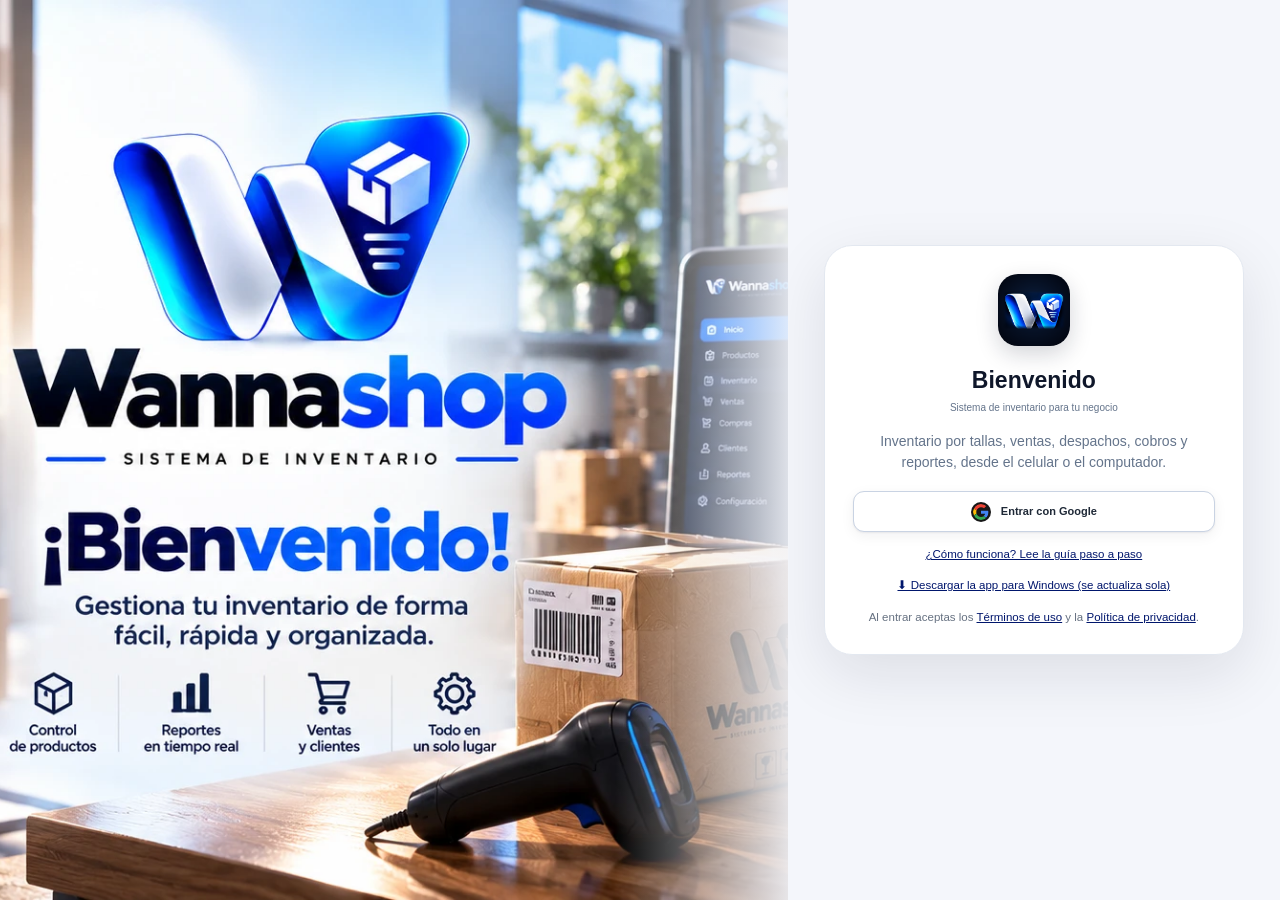
<file: index.html>
<!doctype html>
<html lang="es">
<head>
  <meta charset="UTF-8">
  <meta name="viewport" content="width=device-width,initial-scale=1,viewport-fit=cover">
  <meta name="ws-build" content="0.5.4-muzsww8t">
  <meta name="theme-color" content="#f4f6fb">
  <meta http-equiv="Content-Security-Policy" content="default-src 'self'; script-src 'self' 'wasm-unsafe-eval' https://apis.google.com https://www.gstatic.com; style-src 'self' 'unsafe-inline'; img-src 'self' data: blob: https://*.googleusercontent.com; connect-src 'self' https://*.googleapis.com https://*.firebaseio.com wss://*.firebaseio.com https://*.firebaseapp.com https://*.cloudfunctions.net https://*.run.app; frame-src 'self' https://*.firebaseapp.com https://accounts.google.com https://apis.google.com; worker-src 'self'; object-src 'none'; base-uri 'none'; form-action 'none'; upgrade-insecure-requests">
  <link rel="manifest" href="manifest.webmanifest">
  <link rel="icon" href="assets/icon-192.png">
  <link rel="apple-touch-icon" href="assets/apple-touch-icon.png">
  <meta name="mobile-web-app-capable" content="yes">
  <meta name="apple-mobile-web-app-capable" content="yes">
  <meta name="apple-mobile-web-app-status-bar-style" content="black-translucent">
  <meta name="apple-mobile-web-app-title" content="WannaShop">
  <meta name="referrer" content="strict-origin-when-cross-origin">
  <meta name="description" content="WannaShop, sistema de inventario: gestiona tu inventario de forma fácil, rápida y organizada.">
  <meta property="og:title" content="WannaShop · Sistema de inventario">
  <meta property="og:description" content="Inventario por tallas, ventas, despachos, cobros y reportes, desde el celular o el computador.">
  <meta property="og:image" content="https://wanna033.github.io/wannashop/assets/og-banner.jpg">
  <meta property="og:url" content="https://wanna033.github.io/wannashop/">
  <meta property="og:type" content="website">
  <title>WannaShop · Inventario de bodega</title>
  <link rel="stylesheet" href="premium.light.css?v=0.5.4-muzsww8t" data-light="premium.light.css?v=0.5.4-muzsww8t" data-dark="premium.css?v=0.5.4-muzsww8t">
  <link rel="stylesheet" href="web.light.css?v=0.5.4-muzsww8t" data-light="web.light.css?v=0.5.4-muzsww8t" data-dark="web.css?v=0.5.4-muzsww8t">
  <link rel="stylesheet" href="mobile.light.css?v=0.5.4-muzsww8t" data-light="mobile.light.css?v=0.5.4-muzsww8t" data-dark="mobile.css?v=0.5.4-muzsww8t">
  <link rel="stylesheet" href="brand.light.css?v=0.5.4-muzsww8t" data-light="brand.light.css?v=0.5.4-muzsww8t" data-dark="brand.css?v=0.5.4-muzsww8t">
  <link rel="stylesheet" href="motion.light.css?v=0.5.4-muzsww8t" data-light="motion.light.css?v=0.5.4-muzsww8t" data-dark="motion.css?v=0.5.4-muzsww8t">
  <link rel="stylesheet" href="theme-light.css?v=0.5.4-muzsww8t" data-light-only>
  <script src="theme.js?v=0.5.4-muzsww8t"></script>
  <link rel="modulepreload" href="js/api.js?v=0.5.4-muzsww8t">
  <link rel="modulepreload" href="js/chunks/backend-firebase-CDLANDUX.js">
  <link rel="modulepreload" href="js/chunks/chunk-AAHVMZQ4.js">
  <link rel="modulepreload" href="js/chunks/chunk-DOTI2Y6D.js">
  <link rel="modulepreload" href="js/chunks/chunk-NU3DUPOA.js">
  <link rel="modulepreload" href="js/chunks/chunk-PHKIAKHS.js">
</head>
<body>
  <div id="ambient" aria-hidden="true"><i></i><i></i><i></i></div>
  <div id="bootScreen" class="boot-screen" role="status" aria-live="polite">
    <div class="boot-card">
      <div class="boot-logo"><img src="assets/wannashop-logo.png" alt="WannaShop"></div>
      <div class="boot-wordmark">WannaShop</div>
      <div class="boot-subtitle">Inventario de bodega</div>
      <div class="boot-progress" aria-hidden="true"><span></span></div>
      <div class="boot-status">Preparando tu operación…</div>
    </div>
  </div>
  <section id="authRoot" class="auth-root" aria-live="polite"></section>

  <div id="shell" class="shell hidden">
    <aside class="sidebar">
      <div class="brand-block">
        <span class="brand-logo"><img src="assets/wannashop-logo.png" alt=""></span>
        <span><strong id="brandName">WannaShop</strong><small>Inventario de bodega</small></span>
        <span class="edition-pill">PRO</span>
      </div>

      <nav id="mainNav" aria-label="Navegación principal">
        <p class="nav-label">Inicio</p>
        <button data-view="dashboard"><span class="nav-icon">⌂</span><span>Centro de control</span></button>

        <p class="nav-label">Operación</p>
        <button data-view="inventory"><span class="nav-icon">▦</span><span>Inventario</span></button>
        <button data-view="sale"><span class="nav-icon">◇</span><span>Venta rápida</span></button>
        <button data-view="drafts"><span class="nav-icon">◌</span><span>Facturas abiertas</span><span class="nav-count hidden" id="draftCount"></span></button>
        <button data-view="businesses"><span class="nav-icon">▤</span><span>Negocios asociados</span></button>

        <p class="nav-label">Finanzas</p>
        <button data-view="accounts"><span class="nav-icon">◎</span><span>Cobros y saldos</span><span class="nav-count hidden" id="debtCount"></span></button>
        <button data-view="cash"><span class="nav-icon">◫</span><span>Caja del día</span></button>
        <button data-view="invoices"><span class="nav-icon">▧</span><span>Facturas</span></button>
        <button data-view="returns"><span class="nav-icon">↩</span><span>Devoluciones</span></button>
        <button data-view="consolidated"><span class="nav-icon">Σ</span><span>Consolidado</span></button>

        <div data-admin-block>
          <p class="nav-label">Administración privada</p>
          <button data-view="settings"><span class="nav-icon">⚙</span><span>Configuración</span></button>
          <button data-view="purchases"><span class="nav-icon">⇣</span><span>Compras</span></button>
          <button data-view="expenses"><span class="nav-icon">⇡</span><span>Gastos</span></button>
          <button data-view="suppliers"><span class="nav-icon">♧</span><span>Proveedores</span></button>
          <button data-view="customers"><span class="nav-icon">♙</span><span>Clientes</span></button>
          <button data-view="reports"><span class="nav-icon">↗</span><span>Rentabilidad</span></button>
          <button data-view="history"><span class="nav-icon">≡</span><span>Historial</span></button>
        </div>
      </nav>

      <div class="sidebar-foot">
        <button class="protection-card" data-action="openProtection">
          <span class="status-orb" id="protectionOrb"></span>
          <span><b id="protectionTitle">Protección activa</b><small id="protectionText">Copia local verificada</small></span>
          <span>›</span>
        </button>
        <button class="user-card" data-action="userMenu">
          <span class="user-avatar" id="userAvatar">W</span>
          <span><b id="userName">Usuario</b><small id="userRole">Operador</small></span>
          <span>•••</span>
        </button>
      </div>
    </aside>

    <main class="workspace">
      <header class="topbar">
        <div class="page-heading"><p id="pageEyebrow">WANNASHOP · OPERACIÓN</p><h1 id="pageTitle">Centro de control</h1></div>
        <div class="top-actions">
          <button class="command-button" data-action="openPalette" aria-label="Buscar y ejecutar acciones"><span>⌕</span><span>Buscar o ejecutar</span><kbd>Ctrl K</kbd></button>
          <span id="schedulePill" class="schedule-pill"></span>
          <button class="round-button" data-action="quickCreate" aria-label="Crear nuevo">＋</button>
        </div>
      </header>
      <div id="contextBar" class="context-bar hidden"></div>
      <section id="app" class="content" tabindex="-1"></section>
    </main>
  </div>

  <div id="modal" class="modal hidden" role="dialog" aria-modal="true" aria-labelledby="modalTitle"><div class="modal-panel"><button class="modal-close" data-action="closeModal" aria-label="Cerrar">×</button><div id="modalBody"></div></div></div>
  <aside id="drawer" class="drawer hidden" aria-label="Detalle"><button class="drawer-close" data-action="closeDrawer" aria-label="Cerrar">×</button><div id="drawerBody"></div></aside>
  <div id="palette" class="palette hidden" role="dialog" aria-modal="true" aria-label="Buscador"><div class="palette-box"><div class="palette-search"><span>⌕</span><input id="paletteInput" placeholder="Busca un producto, negocio, factura o acción…" autocomplete="off"><kbd>Esc</kbd></div><div id="paletteResults" class="palette-results"></div></div></div>
  <div id="toastStack" class="toast-stack" aria-live="polite"></div>

  <script src="rules.js?v=0.5.4-muzsww8t"></script>
  <script src="ui-core.js?v=0.5.4-muzsww8t"></script>
  <script src="ui-views.js?v=0.5.4-muzsww8t"></script>
  <script src="ui-actions.js?v=0.5.4-muzsww8t"></script>
  <script src="ui-admin.js?v=0.5.4-muzsww8t"></script>
  <script src="ui-finance.js?v=0.5.4-muzsww8t"></script>
  <script src="ui-web.js?v=0.5.4-muzsww8t"></script>
  <script src="ui-mobile.js?v=0.5.4-muzsww8t"></script>
  <script src="ui-pro.js?v=0.5.4-muzsww8t"></script>
  <script src="ui-kardex.js?v=0.5.4-muzsww8t"></script>
  <script src="ui-restock.js?v=0.5.4-muzsww8t"></script>
  <script src="ui-tour.js?v=0.5.4-muzsww8t"></script>
  <script src="ui-motion.js?v=0.5.4-muzsww8t"></script>
  <script src="ui-billing.js?v=0.5.4-muzsww8t"></script>
  <script src="ui-security.js?v=0.5.4-muzsww8t"></script>
  <script type="module" src="js/api.js?v=0.5.4-muzsww8t"></script>
</body>
</html>
</file>
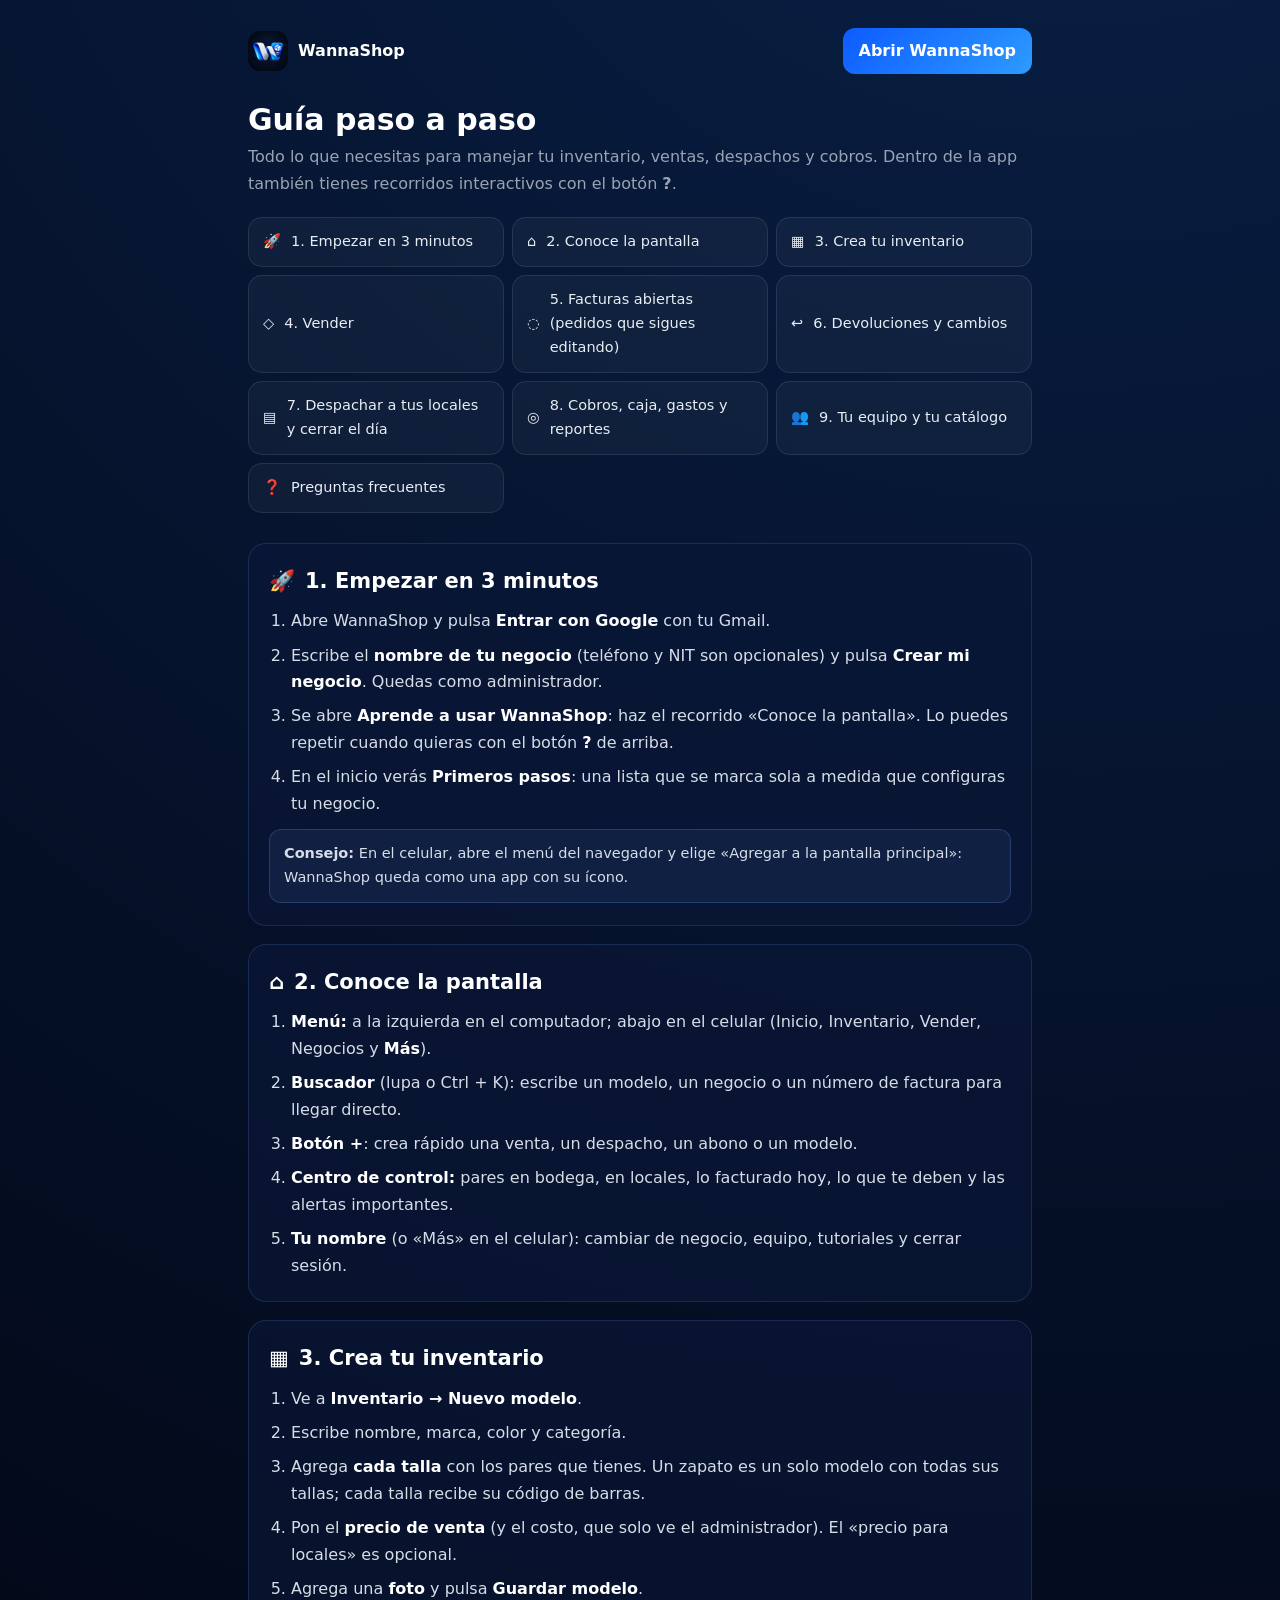
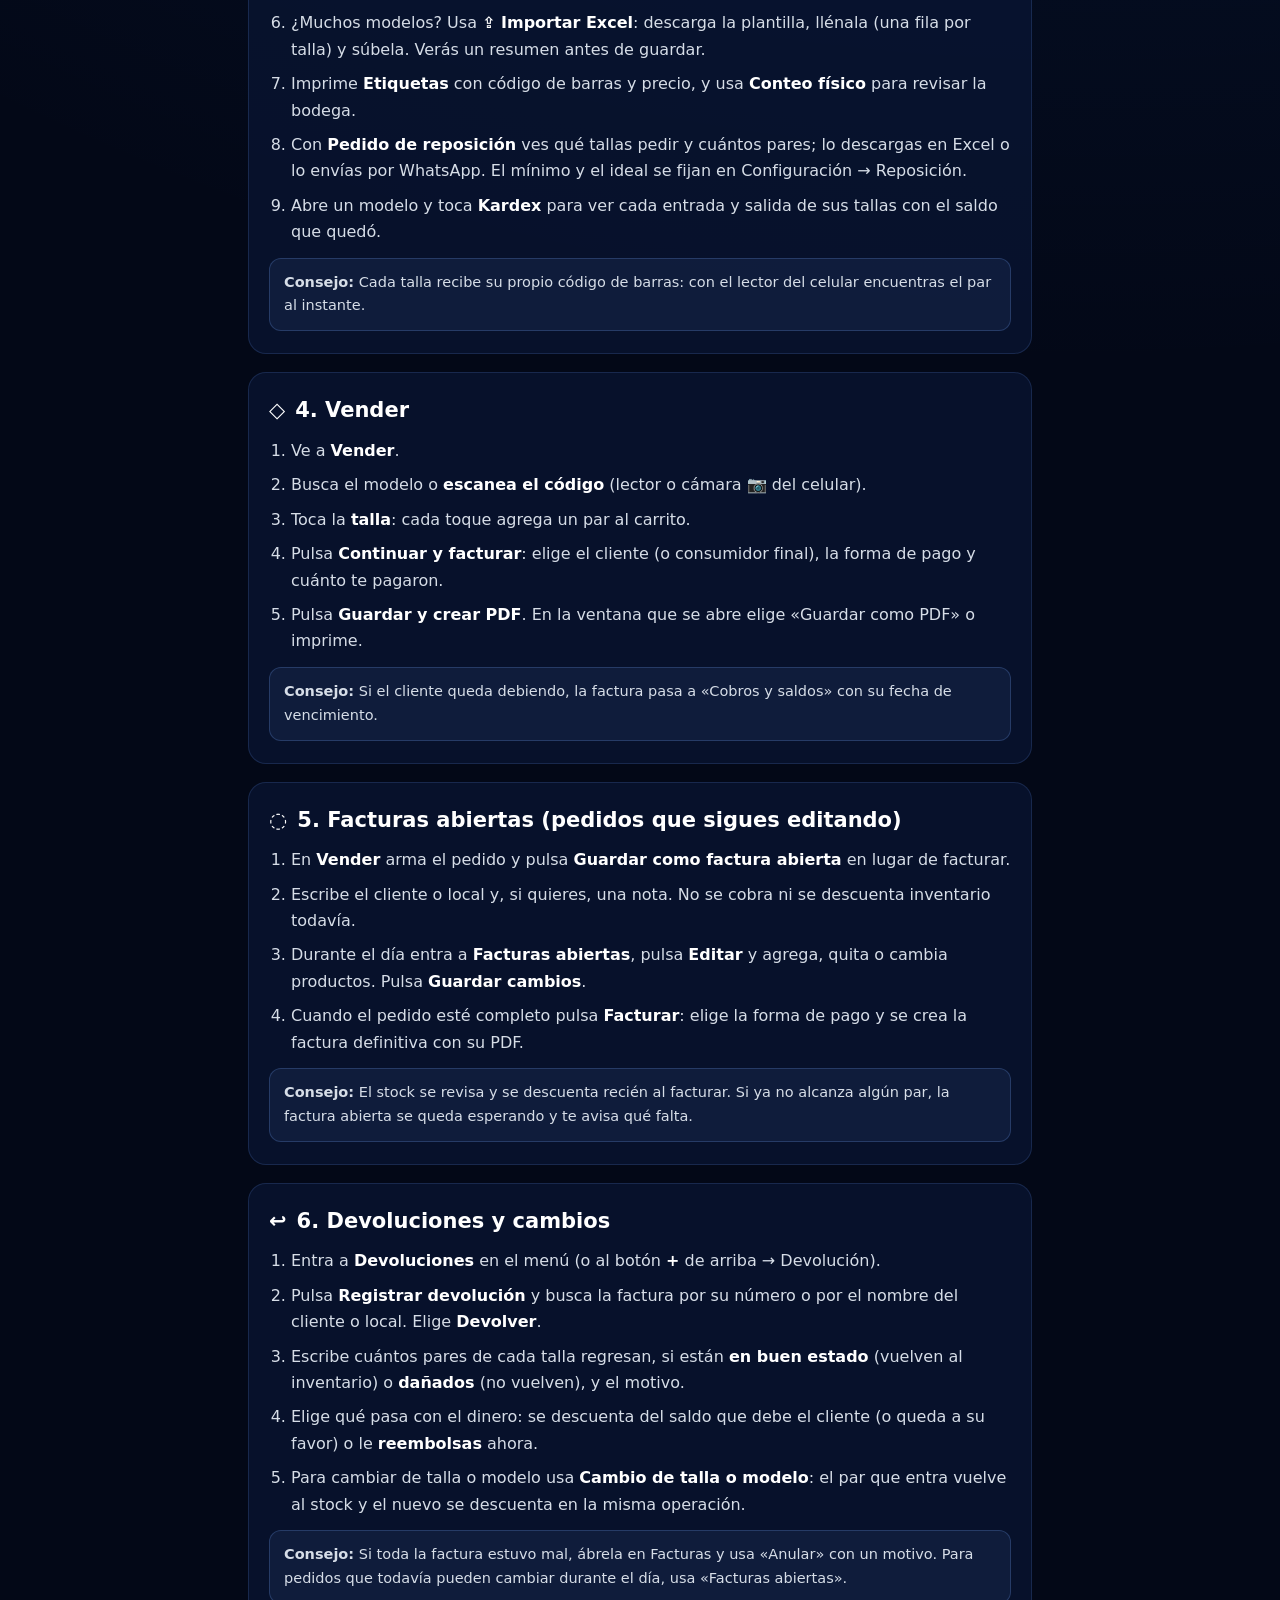
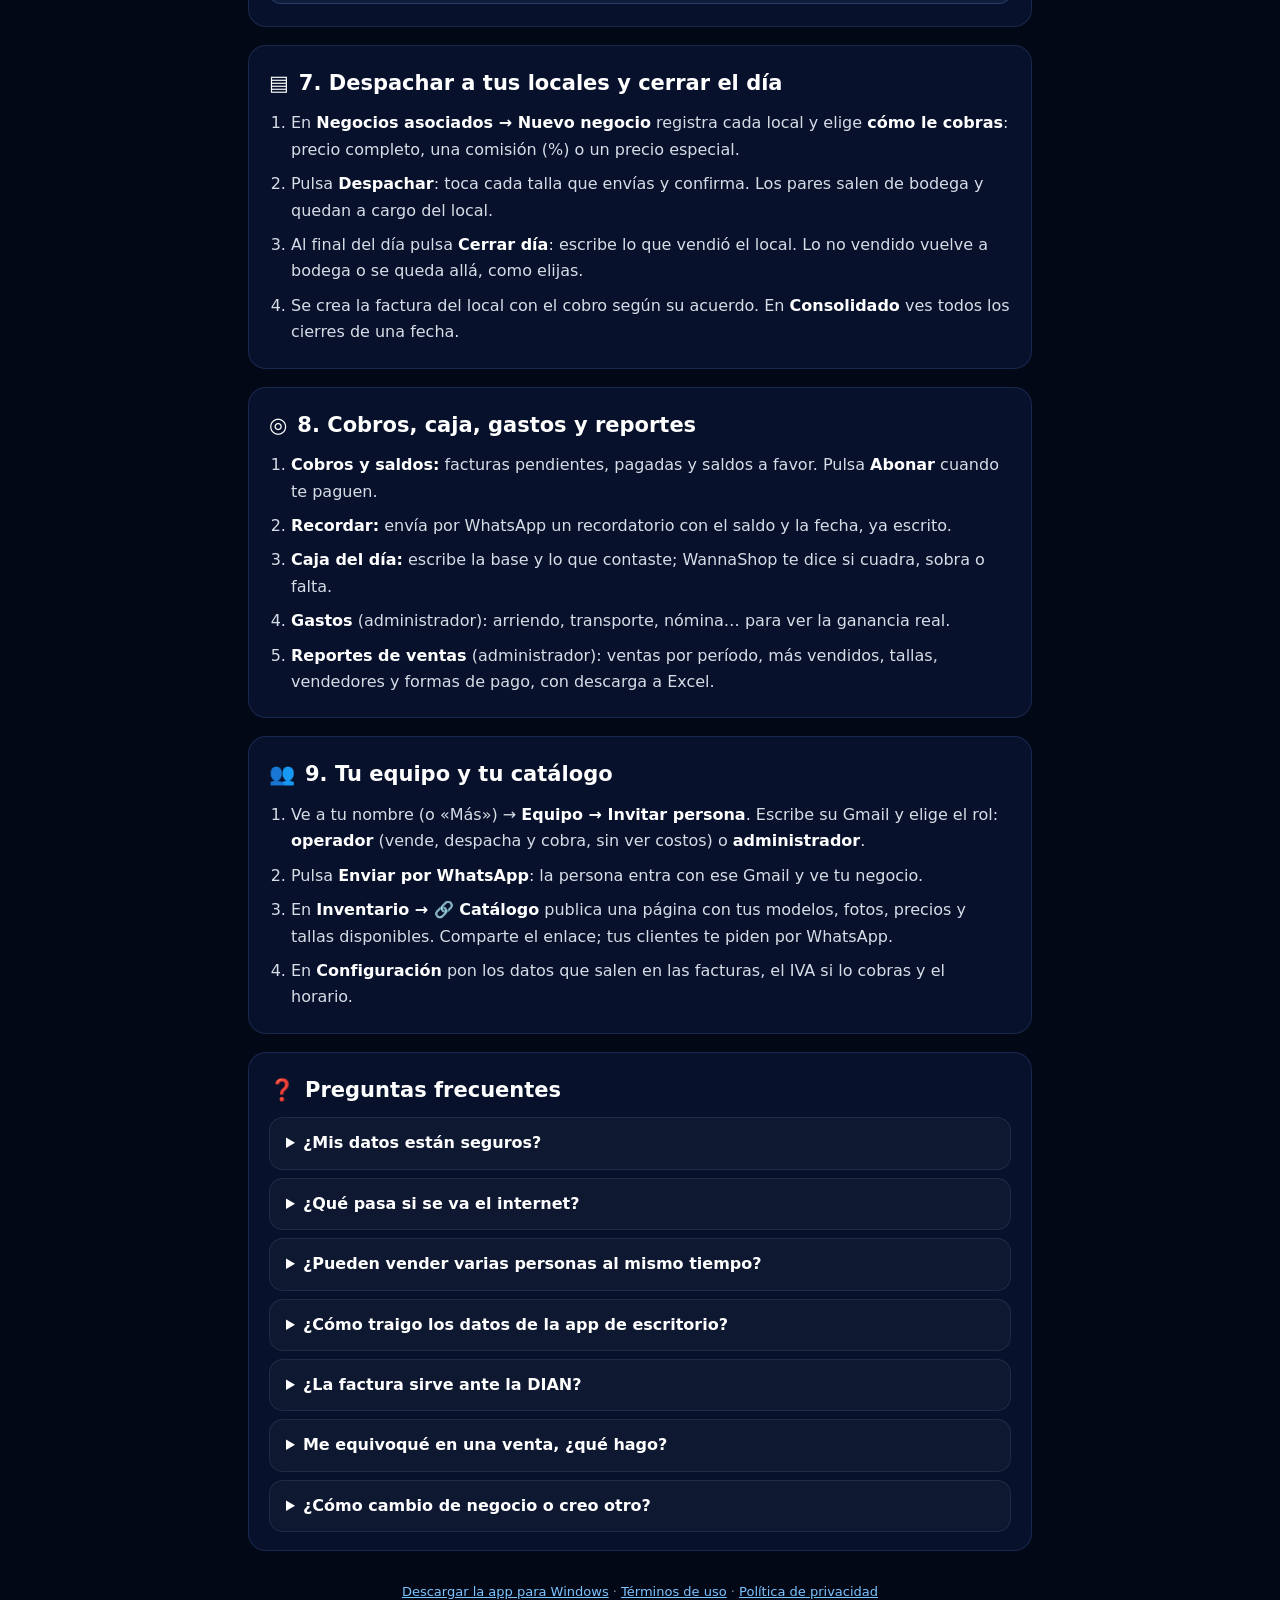
<file: ayuda.html>
<!doctype html>
<html lang="es"><head><meta charset="utf-8"><meta name="viewport" content="width=device-width,initial-scale=1,viewport-fit=cover">
<title>Guía paso a paso · WannaShop</title><link rel="icon" href="assets/icon-192.png">
<meta name="description" content="Aprende a usar WannaShop: inventario por tallas, ventas, despachos a locales, cierres, cobros, caja, equipo y catálogo.">
<style>
  :root { color-scheme: dark; }
  * { box-sizing: border-box; }
  body { margin: 0; background: radial-gradient(circle at 85% -10%, rgba(31,124,255,.22), transparent 45%) #030817; color: #d6dde7; font: 16px/1.65 system-ui, -apple-system, Segoe UI, Roboto, Arial, sans-serif; }
  main { max-width: 820px; margin: 0 auto; padding: 28px 18px 70px; }
  a { color: #7cc4ff; }
  .top { display: flex; align-items: center; justify-content: space-between; gap: 12px; }
  .brand { display: flex; align-items: center; gap: 10px; color: #fff; font-weight: 800; text-decoration: none; }
  .brand img { width: 40px; height: 40px; border-radius: 12px; }
  .open { padding: 10px 16px; border-radius: 12px; background: linear-gradient(135deg, #0d5bff, #2d9bff); color: #fff; font-weight: 700; text-decoration: none; }
  h1 { color: #fff; font-size: 30px; line-height: 1.2; margin: 28px 0 6px; }
  .lead { color: #9aa3b2; margin: 0 0 20px; }
  .toc { display: grid; grid-template-columns: repeat(auto-fill, minmax(230px, 1fr)); gap: 8px; margin: 0 0 30px; }
  .toc a { display: flex; gap: 10px; align-items: center; padding: 12px 14px; border-radius: 14px; background: rgba(255,255,255,.04); border: 1px solid rgba(255,255,255,.09); color: #e8edf3; text-decoration: none; font-size: 14.5px; }
  section { margin: 0 0 18px; padding: 20px 20px 10px; border-radius: 18px; background: rgba(10,24,58,.6); border: 1px solid rgba(110,160,255,.16); scroll-margin-top: 16px; }
  h2 { display: flex; gap: 10px; align-items: center; color: #fff; font-size: 21px; margin: 0 0 10px; }
  ol { margin: 0 0 12px; padding-left: 22px; display: grid; gap: 8px; }
  li b { color: #fff; }
  .tip { margin: 0 0 12px; padding: 12px 14px; border-radius: 12px; background: rgba(120,170,255,.08); border: 1px solid rgba(120,170,255,.22); font-size: 14.5px; }
  details { margin: 0 0 8px; padding: 12px 16px; border-radius: 14px; background: rgba(255,255,255,.03); border: 1px solid rgba(255,255,255,.08); }
  summary { cursor: pointer; color: #fff; font-weight: 700; }
  details p { margin: 8px 0 2px; }
  footer { margin-top: 30px; color: #8a94a3; font-size: 13px; text-align: center; }
</style></head>
<body><main>
<div class="top"><a class="brand" href="./"><img src="assets/icon-192.png" alt="">WannaShop</a><a class="open" href="./">Abrir WannaShop</a></div>
<h1>Guía paso a paso</h1>
<p class="lead">Todo lo que necesitas para manejar tu inventario, ventas, despachos y cobros. Dentro de la app también tienes recorridos interactivos con el botón <b>?</b>.</p>
<nav class="toc"><a href="#empezar"><span>🚀</span>1. Empezar en 3 minutos</a><a href="#pantalla"><span>⌂</span>2. Conoce la pantalla</a><a href="#inventario"><span>▦</span>3. Crea tu inventario</a><a href="#vender"><span>◇</span>4. Vender</a><a href="#abiertas"><span>◌</span>5. Facturas abiertas (pedidos que sigues editando)</a><a href="#devoluciones"><span>↩</span>6. Devoluciones y cambios</a><a href="#locales"><span>▤</span>7. Despachar a tus locales y cerrar el día</a><a href="#dinero"><span>◎</span>8. Cobros, caja, gastos y reportes</a><a href="#equipo"><span>👥</span>9. Tu equipo y tu catálogo</a><a href="#preguntas"><span>❓</span>Preguntas frecuentes</a></nav>
<section id="empezar"><h2><span>🚀</span>1. Empezar en 3 minutos</h2><ol><li>Abre WannaShop y pulsa <b>Entrar con Google</b> con tu Gmail.</li><li>Escribe el <b>nombre de tu negocio</b> (teléfono y NIT son opcionales) y pulsa <b>Crear mi negocio</b>. Quedas como administrador.</li><li>Se abre <b>Aprende a usar WannaShop</b>: haz el recorrido «Conoce la pantalla». Lo puedes repetir cuando quieras con el botón <b>?</b> de arriba.</li><li>En el inicio verás <b>Primeros pasos</b>: una lista que se marca sola a medida que configuras tu negocio.</li></ol><p class="tip"><b>Consejo:</b> En el celular, abre el menú del navegador y elige «Agregar a la pantalla principal»: WannaShop queda como una app con su ícono.</p></section><section id="pantalla"><h2><span>⌂</span>2. Conoce la pantalla</h2><ol><li><b>Menú:</b> a la izquierda en el computador; abajo en el celular (Inicio, Inventario, Vender, Negocios y <b>Más</b>).</li><li><b>Buscador</b> (lupa o Ctrl + K): escribe un modelo, un negocio o un número de factura para llegar directo.</li><li><b>Botón +</b>: crea rápido una venta, un despacho, un abono o un modelo.</li><li><b>Centro de control:</b> pares en bodega, en locales, lo facturado hoy, lo que te deben y las alertas importantes.</li><li><b>Tu nombre</b> (o «Más» en el celular): cambiar de negocio, equipo, tutoriales y cerrar sesión.</li></ol></section><section id="inventario"><h2><span>▦</span>3. Crea tu inventario</h2><ol><li>Ve a <b>Inventario → Nuevo modelo</b>.</li><li>Escribe nombre, marca, color y categoría.</li><li>Agrega <b>cada talla</b> con los pares que tienes. Un zapato es un solo modelo con todas sus tallas; cada talla recibe su código de barras.</li><li>Pon el <b>precio de venta</b> (y el costo, que solo ve el administrador). El «precio para locales» es opcional.</li><li>Agrega una <b>foto</b> y pulsa <b>Guardar modelo</b>.</li><li>¿Muchos modelos? Usa <b>⇪ Importar Excel</b>: descarga la plantilla, llénala (una fila por talla) y súbela. Verás un resumen antes de guardar.</li><li>Imprime <b>Etiquetas</b> con código de barras y precio, y usa <b>Conteo físico</b> para revisar la bodega.</li><li>Con <b>Pedido de reposición</b> ves qué tallas pedir y cuántos pares; lo descargas en Excel o lo envías por WhatsApp. El mínimo y el ideal se fijan en Configuración → Reposición.</li><li>Abre un modelo y toca <b>Kardex</b> para ver cada entrada y salida de sus tallas con el saldo que quedó.</li></ol><p class="tip"><b>Consejo:</b> Cada talla recibe su propio código de barras: con el lector del celular encuentras el par al instante.</p></section><section id="vender"><h2><span>◇</span>4. Vender</h2><ol><li>Ve a <b>Vender</b>.</li><li>Busca el modelo o <b>escanea el código</b> (lector o cámara 📷 del celular).</li><li>Toca la <b>talla</b>: cada toque agrega un par al carrito.</li><li>Pulsa <b>Continuar y facturar</b>: elige el cliente (o consumidor final), la forma de pago y cuánto te pagaron.</li><li>Pulsa <b>Guardar y crear PDF</b>. En la ventana que se abre elige «Guardar como PDF» o imprime.</li></ol><p class="tip"><b>Consejo:</b> Si el cliente queda debiendo, la factura pasa a «Cobros y saldos» con su fecha de vencimiento.</p></section><section id="abiertas"><h2><span>◌</span>5. Facturas abiertas (pedidos que sigues editando)</h2><ol><li>En <b>Vender</b> arma el pedido y pulsa <b>Guardar como factura abierta</b> en lugar de facturar.</li><li>Escribe el cliente o local y, si quieres, una nota. No se cobra ni se descuenta inventario todavía.</li><li>Durante el día entra a <b>Facturas abiertas</b>, pulsa <b>Editar</b> y agrega, quita o cambia productos. Pulsa <b>Guardar cambios</b>.</li><li>Cuando el pedido esté completo pulsa <b>Facturar</b>: elige la forma de pago y se crea la factura definitiva con su PDF.</li></ol><p class="tip"><b>Consejo:</b> El stock se revisa y se descuenta recién al facturar. Si ya no alcanza algún par, la factura abierta se queda esperando y te avisa qué falta.</p></section><section id="devoluciones"><h2><span>↩</span>6. Devoluciones y cambios</h2><ol><li>Entra a <b>Devoluciones</b> en el menú (o al botón <b>+</b> de arriba → Devolución).</li><li>Pulsa <b>Registrar devolución</b> y busca la factura por su número o por el nombre del cliente o local. Elige <b>Devolver</b>.</li><li>Escribe cuántos pares de cada talla regresan, si están <b>en buen estado</b> (vuelven al inventario) o <b>dañados</b> (no vuelven), y el motivo.</li><li>Elige qué pasa con el dinero: se descuenta del saldo que debe el cliente (o queda a su favor) o le <b>reembolsas</b> ahora.</li><li>Para cambiar de talla o modelo usa <b>Cambio de talla o modelo</b>: el par que entra vuelve al stock y el nuevo se descuenta en la misma operación.</li></ol><p class="tip"><b>Consejo:</b> Si toda la factura estuvo mal, ábrela en Facturas y usa «Anular» con un motivo. Para pedidos que todavía pueden cambiar durante el día, usa «Facturas abiertas».</p></section><section id="locales"><h2><span>▤</span>7. Despachar a tus locales y cerrar el día</h2><ol><li>En <b>Negocios asociados → Nuevo negocio</b> registra cada local y elige <b>cómo le cobras</b>: precio completo, una comisión (%) o un precio especial.</li><li>Pulsa <b>Despachar</b>: toca cada talla que envías y confirma. Los pares salen de bodega y quedan a cargo del local.</li><li>Al final del día pulsa <b>Cerrar día</b>: escribe lo que vendió el local. Lo no vendido vuelve a bodega o se queda allá, como elijas.</li><li>Se crea la factura del local con el cobro según su acuerdo. En <b>Consolidado</b> ves todos los cierres de una fecha.</li></ol></section><section id="dinero"><h2><span>◎</span>8. Cobros, caja, gastos y reportes</h2><ol><li><b>Cobros y saldos:</b> facturas pendientes, pagadas y saldos a favor. Pulsa <b>Abonar</b> cuando te paguen.</li><li><b>Recordar:</b> envía por WhatsApp un recordatorio con el saldo y la fecha, ya escrito.</li><li><b>Caja del día:</b> escribe la base y lo que contaste; WannaShop te dice si cuadra, sobra o falta.</li><li><b>Gastos</b> (administrador): arriendo, transporte, nómina… para ver la ganancia real.</li><li><b>Reportes de ventas</b> (administrador): ventas por período, más vendidos, tallas, vendedores y formas de pago, con descarga a Excel.</li></ol></section><section id="equipo"><h2><span>👥</span>9. Tu equipo y tu catálogo</h2><ol><li>Ve a tu nombre (o «Más») → <b>Equipo → Invitar persona</b>. Escribe su Gmail y elige el rol: <b>operador</b> (vende, despacha y cobra, sin ver costos) o <b>administrador</b>.</li><li>Pulsa <b>Enviar por WhatsApp</b>: la persona entra con ese Gmail y ve tu negocio.</li><li>En <b>Inventario → 🔗 Catálogo</b> publica una página con tus modelos, fotos, precios y tallas disponibles. Comparte el enlace; tus clientes te piden por WhatsApp.</li><li>En <b>Configuración</b> pon los datos que salen en las facturas, el IVA si lo cobras y el horario.</li></ol></section>
<section id="preguntas"><h2><span>❓</span>Preguntas frecuentes</h2><details><summary>¿Mis datos están seguros?</summary><p>Se guardan en la nube de Google y solo entran las cuentas que tú autorices. Ningún negocio ve los datos de otro. Cada día queda una copia automática (Configuración → Ver copias diarias) y puedes descargar una copia completa cuando quieras.</p></details><details><summary>¿Qué pasa si se va el internet?</summary><p>Aparece un aviso arriba. Puedes seguir consultando, pero para guardar necesitas conexión; nada queda a medias.</p></details><details><summary>¿Pueden vender varias personas al mismo tiempo?</summary><p>Sí. Cada venta se valida con el inventario más reciente, así que no se vende un par que ya no existe.</p></details><details><summary>¿Cómo traigo los datos de la app de escritorio?</summary><p>En la app de escritorio: Configuración → Guardar respaldo manual. En la web: Configuración → Importar respaldo.</p></details><details><summary>¿La factura sirve ante la DIAN?</summary><p>Los documentos de WannaShop son comprobantes de venta e internos. No reemplazan la factura electrónica de la DIAN cuando estés obligado a expedirla.</p></details><details><summary>Me equivoqué en una venta, ¿qué hago?</summary><p>En Facturas abre el documento: puedes registrar una devolución o un cambio, o anularlo escribiendo el motivo. Todo queda en el historial.</p></details><details><summary>¿Cómo cambio de negocio o creo otro?</summary><p>Toca tu nombre (o «Más») → Cambiar de negocio. Desde ahí también puedes crear otro negocio con la misma cuenta.</p></details></section>
<footer><a href="app/WannaShop-Setup.exe" download>Descargar la app para Windows</a> · <a href="terminos.html">Términos de uso</a> · <a href="privacidad.html">Política de privacidad</a></footer>
</main></body></html>
</file>
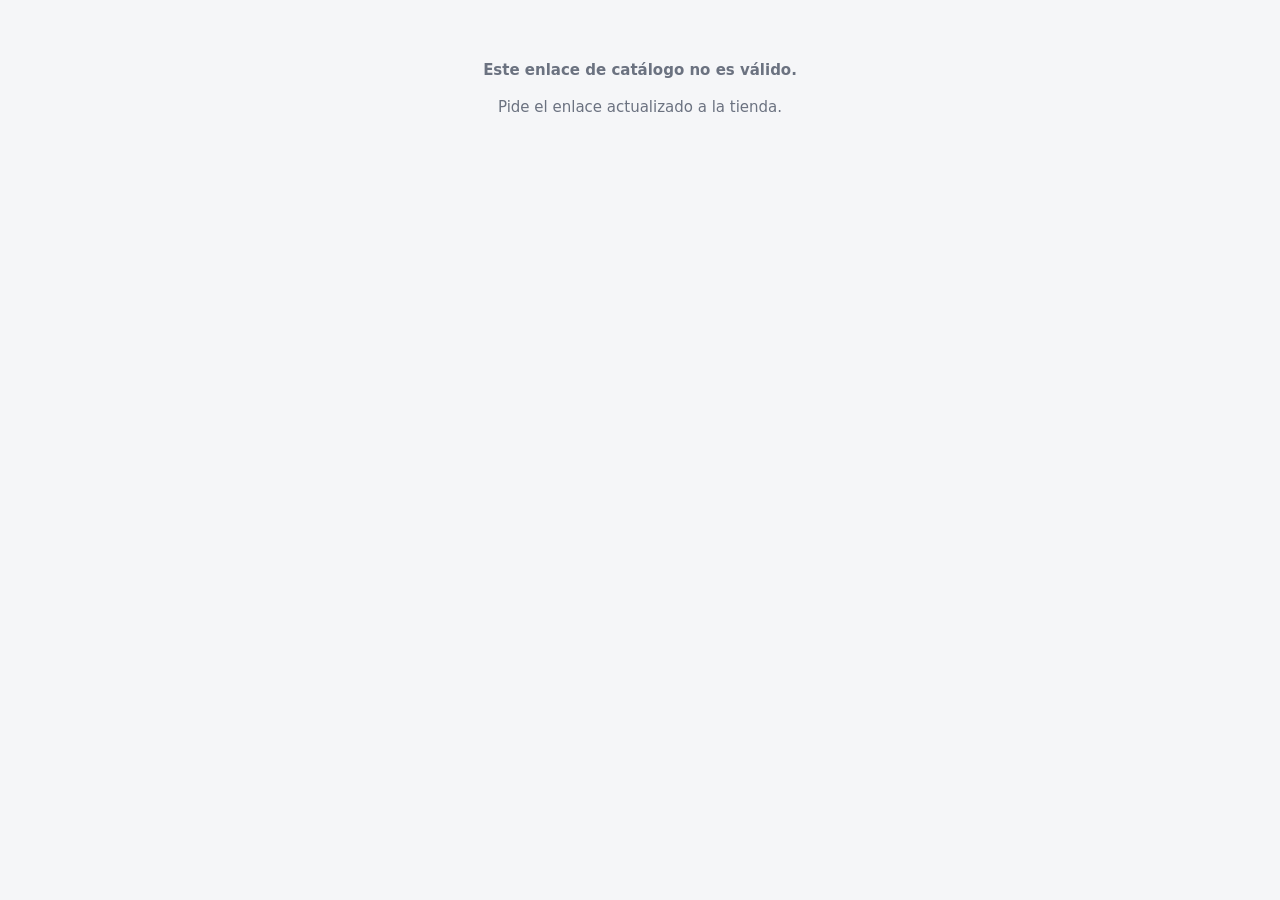
<file: catalogo.html>
<!doctype html>
<html lang="es">
<head>
  <meta charset="UTF-8">
  <meta name="viewport" content="width=device-width,initial-scale=1,viewport-fit=cover">
  <meta http-equiv="Content-Security-Policy" content="default-src 'self'; script-src 'self'; style-src 'self' 'unsafe-inline'; img-src 'self' data:; connect-src https://*.googleapis.com; object-src 'none'; base-uri 'none'">
  <meta name="theme-color" content="#ffffff">
  <title>Catálogo</title>
  <link rel="icon" href="assets/icon-192.png">
  <style>
    :root { --ink: #14171c; --muted: #6b7280; --line: #e7e9ee; --soft: #f5f6f8; --accent: #0d5bff; --wa: #1fa855; }
    * { box-sizing: border-box; }
    body { margin: 0; background: var(--soft); color: var(--ink); font: 15px/1.45 system-ui, -apple-system, Segoe UI, Roboto, Arial, sans-serif; }
    header { position: sticky; top: 0; z-index: 5; background: rgba(255,255,255,.96); backdrop-filter: blur(10px); border-bottom: 1px solid var(--line); padding: calc(12px + env(safe-area-inset-top)) 16px 12px; }
    .head { max-width: 1100px; margin: 0 auto; display: grid; gap: 10px; }
    h1 { margin: 0; font-size: 22px; letter-spacing: -.01em; }
    .sub { color: var(--muted); font-size: 13px; }
    .search { width: 100%; height: 46px; border: 1px solid var(--line); border-radius: 12px; padding: 0 14px; font-size: 16px; background: #fff; }
    .chips { display: flex; gap: 6px; overflow-x: auto; padding-bottom: 2px; }
    .chip { flex: none; height: 34px; padding: 0 14px; border: 1px solid var(--line); border-radius: 999px; background: #fff; font: inherit; font-size: 13px; cursor: pointer; }
    .chip.on { background: var(--accent); color: #fff; border-color: var(--accent); }
    main { max-width: 1100px; margin: 0 auto; padding: 16px 12px 90px; }
    .grid { display: grid; grid-template-columns: repeat(auto-fill, minmax(210px, 1fr)); gap: 12px; }
    @media (max-width: 520px) { .grid { grid-template-columns: repeat(2, minmax(0, 1fr)); gap: 9px; } }
    .card { background: #fff; border: 1px solid var(--line); border-radius: 16px; overflow: hidden; display: flex; flex-direction: column; }
    .photo { aspect-ratio: 4 / 3; background: #eef0f4; display: grid; place-items: center; color: #9aa1ad; font-size: 34px; font-weight: 700; }
    .photo img { width: 100%; height: 100%; object-fit: cover; display: block; }
    .info { padding: 10px 12px 12px; display: grid; gap: 6px; flex: 1; }
    .name { font-weight: 700; font-size: 15px; line-height: 1.25; }
    .meta { color: var(--muted); font-size: 12.5px; }
    .price { font-size: 17px; font-weight: 800; }
    .sizes { display: flex; flex-wrap: wrap; gap: 5px; }
    .size { min-width: 38px; height: 34px; border: 1px solid var(--line); border-radius: 9px; background: #fff; font: inherit; font-size: 13px; cursor: pointer; }
    .size.on { background: var(--accent); color: #fff; border-color: var(--accent); }
    .ask { margin-top: auto; height: 42px; border: 0; border-radius: 11px; background: var(--wa); color: #fff; font: inherit; font-weight: 700; cursor: pointer; }
    .empty, .state { text-align: center; color: var(--muted); padding: 60px 16px; }
    footer { text-align: center; color: var(--muted); font-size: 12px; padding: 0 16px 30px; }
    .float { position: fixed; right: 16px; bottom: calc(16px + env(safe-area-inset-bottom)); z-index: 6; height: 52px; padding: 0 20px; border: 0; border-radius: 999px; background: var(--wa); color: #fff; font: inherit; font-weight: 700; box-shadow: 0 10px 30px rgba(0,0,0,.2); cursor: pointer; }
  </style>
</head>
<body>
  <div id="catalog"><div class="state">Cargando catálogo…</div></div>
  <script type="module" src="js/catalog.js?v=0.5.4-muzsww8t"></script>
</body>
</html>
</file>
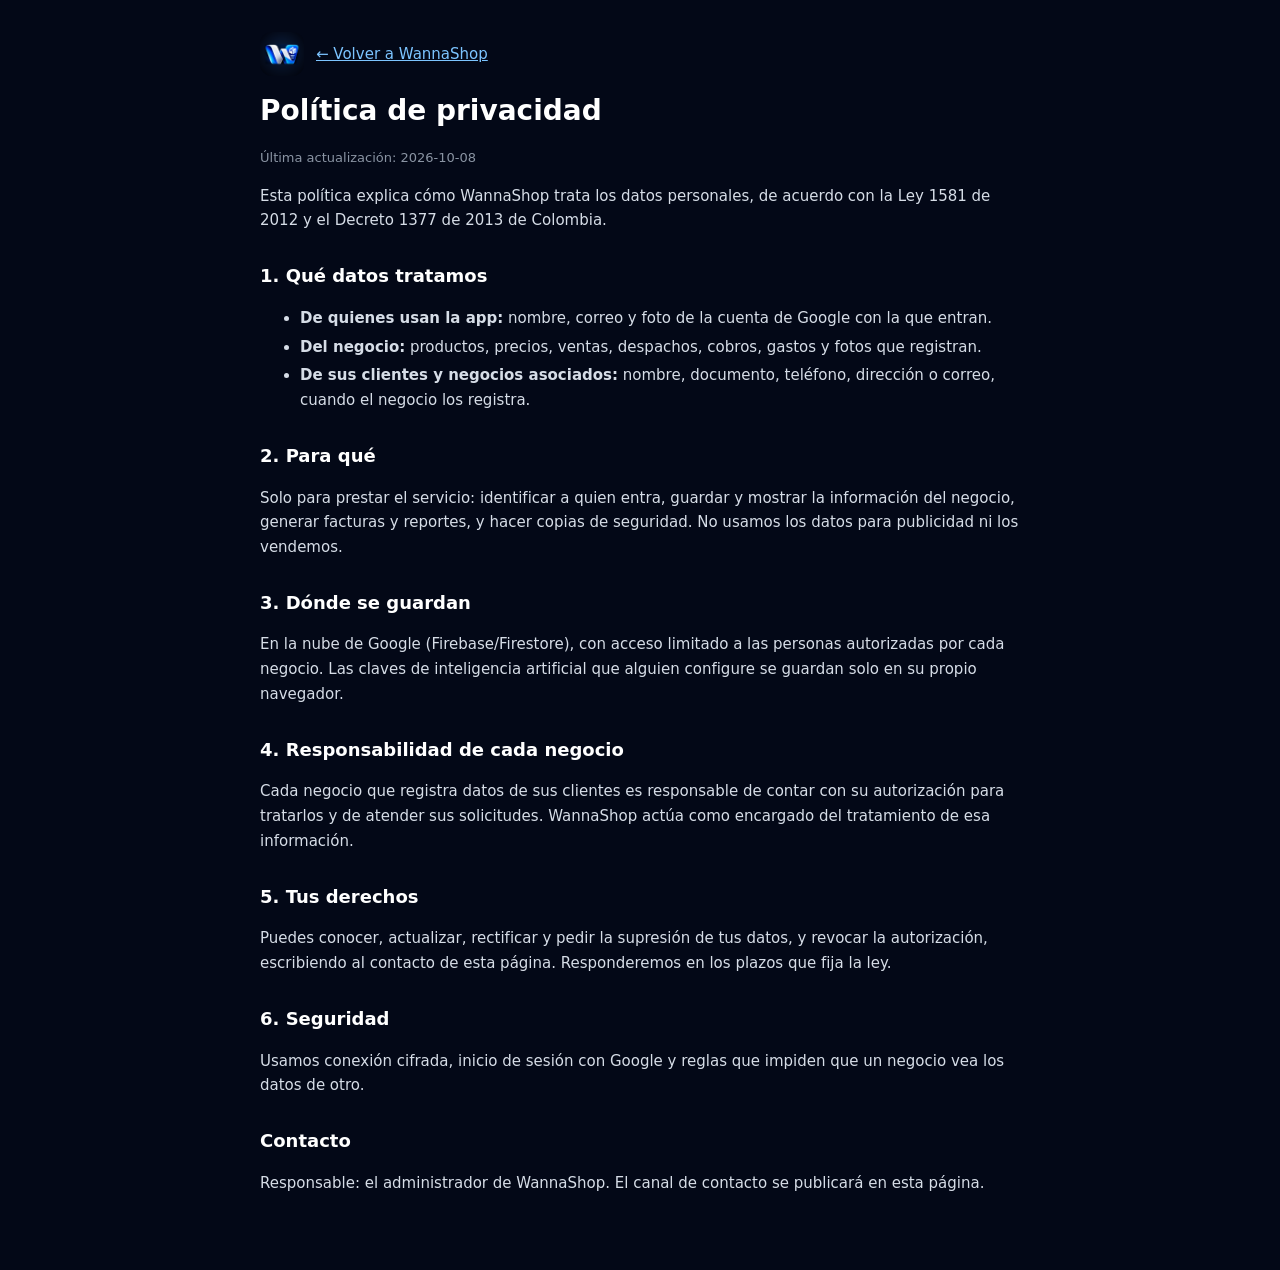
<file: privacidad.html>
<!doctype html>
<html lang="es"><head><meta charset="utf-8"><meta name="viewport" content="width=device-width,initial-scale=1">
<title>Política de privacidad · WannaShop</title><link rel="icon" href="assets/icon-192.png">
<style>
  :root { color-scheme: dark; }
  body { margin: 0; background: #030817; color: #d6dde7; font: 15px/1.65 system-ui, -apple-system, Segoe UI, Roboto, Arial, sans-serif; }
  main { max-width: 760px; margin: 0 auto; padding: 32px 18px 60px; }
  a { color: #7cc4ff; } h1 { color: #fff; font-size: 28px; margin: 12px 0 4px; } h2 { color: #fff; font-size: 18px; margin: 28px 0 6px; }
  .top { display: flex; align-items: center; gap: 12px; } .top img { width: 44px; height: 44px; border-radius: 12px; }
  .muted { color: #8a94a3; font-size: 13px; } li { margin: 4px 0; }
</style></head>
<body><main>
<div class="top"><img src="assets/icon-192.png" alt=""><a href="./">← Volver a WannaShop</a></div>
<h1>Política de privacidad</h1><p class="muted">Última actualización: 2026-10-08</p>

<p>Esta política explica cómo WannaShop trata los datos personales, de acuerdo con la Ley 1581 de 2012 y el Decreto 1377 de 2013 de Colombia.</p>
<h2>1. Qué datos tratamos</h2>
<ul><li><b>De quienes usan la app:</b> nombre, correo y foto de la cuenta de Google con la que entran.</li>
<li><b>Del negocio:</b> productos, precios, ventas, despachos, cobros, gastos y fotos que registran.</li>
<li><b>De sus clientes y negocios asociados:</b> nombre, documento, teléfono, dirección o correo, cuando el negocio los registra.</li></ul>
<h2>2. Para qué</h2>
<p>Solo para prestar el servicio: identificar a quien entra, guardar y mostrar la información del negocio, generar facturas y reportes, y hacer copias de seguridad. No usamos los datos para publicidad ni los vendemos.</p>
<h2>3. Dónde se guardan</h2>
<p>En la nube de Google (Firebase/Firestore), con acceso limitado a las personas autorizadas por cada negocio. Las claves de inteligencia artificial que alguien configure se guardan solo en su propio navegador.</p>
<h2>4. Responsabilidad de cada negocio</h2>
<p>Cada negocio que registra datos de sus clientes es responsable de contar con su autorización para tratarlos y de atender sus solicitudes. WannaShop actúa como encargado del tratamiento de esa información.</p>
<h2>5. Tus derechos</h2>
<p>Puedes conocer, actualizar, rectificar y pedir la supresión de tus datos, y revocar la autorización, escribiendo al contacto de esta página. Responderemos en los plazos que fija la ley.</p>
<h2>6. Seguridad</h2>
<p>Usamos conexión cifrada, inicio de sesión con Google y reglas que impiden que un negocio vea los datos de otro.</p>
<h2>Contacto</h2><p>Responsable: el administrador de WannaShop. El canal de contacto se publicará en esta página.</p>
</main></body></html>
</file>
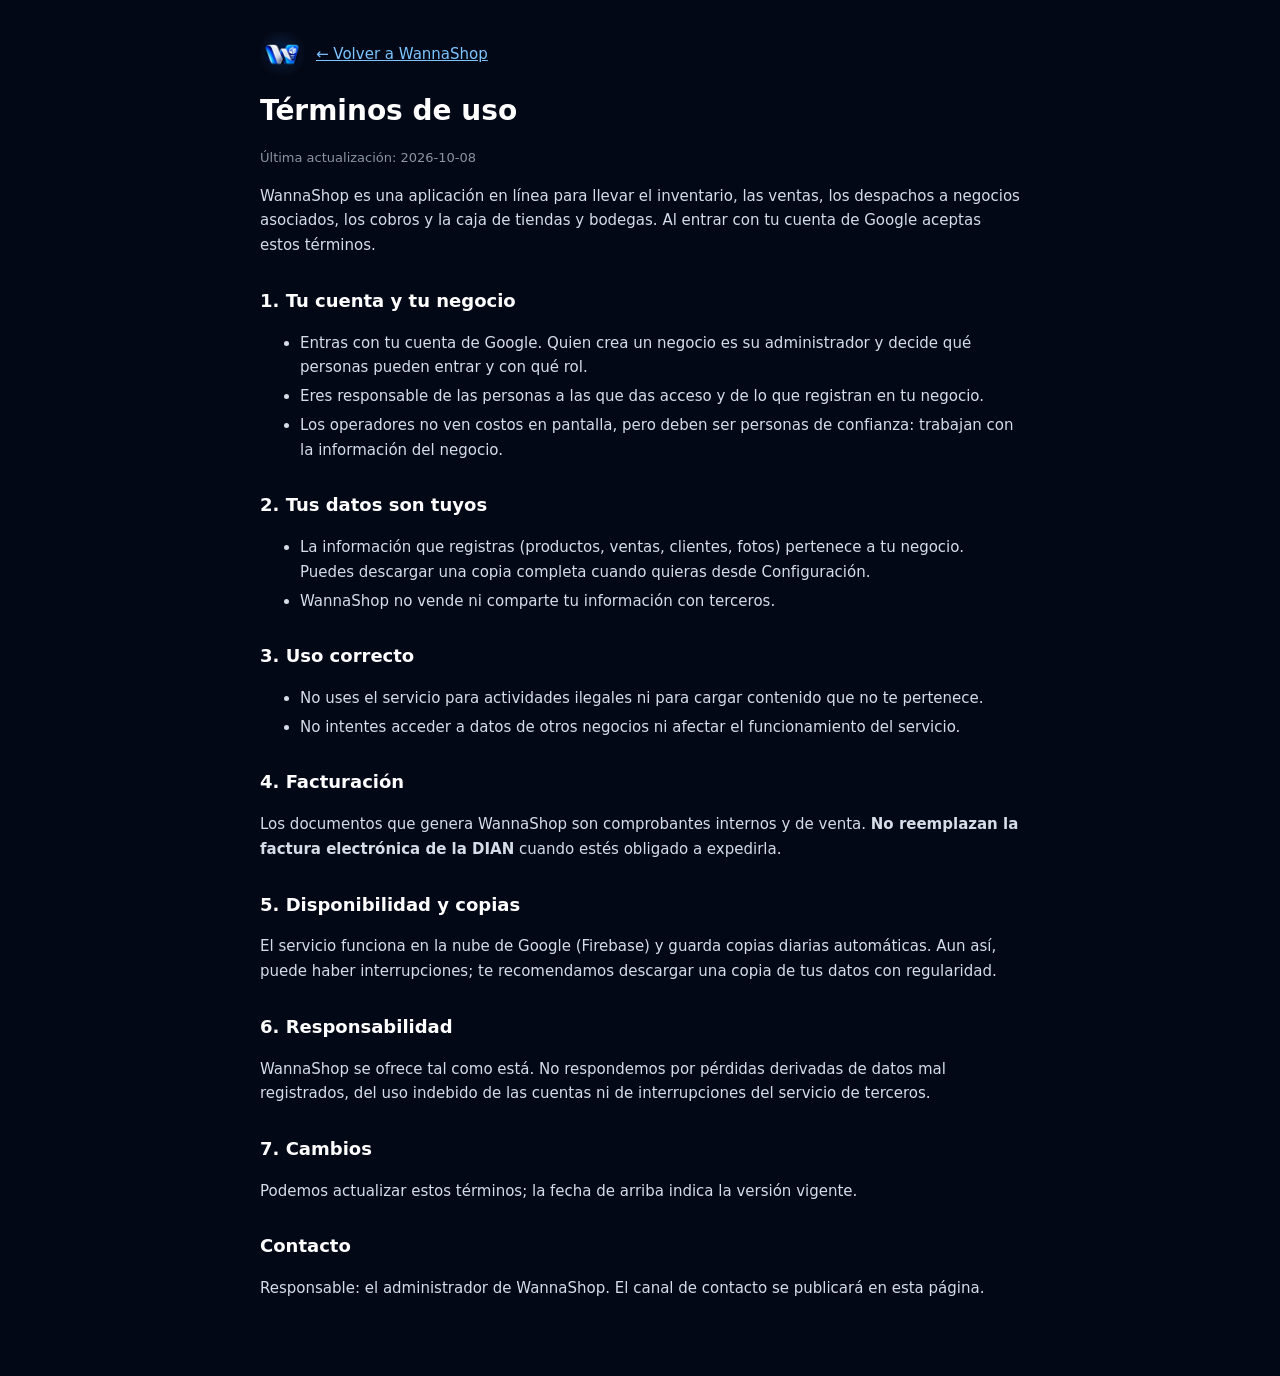
<file: terminos.html>
<!doctype html>
<html lang="es"><head><meta charset="utf-8"><meta name="viewport" content="width=device-width,initial-scale=1">
<title>Términos de uso · WannaShop</title><link rel="icon" href="assets/icon-192.png">
<style>
  :root { color-scheme: dark; }
  body { margin: 0; background: #030817; color: #d6dde7; font: 15px/1.65 system-ui, -apple-system, Segoe UI, Roboto, Arial, sans-serif; }
  main { max-width: 760px; margin: 0 auto; padding: 32px 18px 60px; }
  a { color: #7cc4ff; } h1 { color: #fff; font-size: 28px; margin: 12px 0 4px; } h2 { color: #fff; font-size: 18px; margin: 28px 0 6px; }
  .top { display: flex; align-items: center; gap: 12px; } .top img { width: 44px; height: 44px; border-radius: 12px; }
  .muted { color: #8a94a3; font-size: 13px; } li { margin: 4px 0; }
</style></head>
<body><main>
<div class="top"><img src="assets/icon-192.png" alt=""><a href="./">← Volver a WannaShop</a></div>
<h1>Términos de uso</h1><p class="muted">Última actualización: 2026-10-08</p>

<p>WannaShop es una aplicación en línea para llevar el inventario, las ventas, los despachos a negocios asociados, los cobros y la caja de tiendas y bodegas. Al entrar con tu cuenta de Google aceptas estos términos.</p>
<h2>1. Tu cuenta y tu negocio</h2>
<ul><li>Entras con tu cuenta de Google. Quien crea un negocio es su administrador y decide qué personas pueden entrar y con qué rol.</li>
<li>Eres responsable de las personas a las que das acceso y de lo que registran en tu negocio.</li>
<li>Los operadores no ven costos en pantalla, pero deben ser personas de confianza: trabajan con la información del negocio.</li></ul>
<h2>2. Tus datos son tuyos</h2>
<ul><li>La información que registras (productos, ventas, clientes, fotos) pertenece a tu negocio. Puedes descargar una copia completa cuando quieras desde Configuración.</li>
<li>WannaShop no vende ni comparte tu información con terceros.</li></ul>
<h2>3. Uso correcto</h2>
<ul><li>No uses el servicio para actividades ilegales ni para cargar contenido que no te pertenece.</li>
<li>No intentes acceder a datos de otros negocios ni afectar el funcionamiento del servicio.</li></ul>
<h2>4. Facturación</h2>
<p>Los documentos que genera WannaShop son comprobantes internos y de venta. <b>No reemplazan la factura electrónica de la DIAN</b> cuando estés obligado a expedirla.</p>
<h2>5. Disponibilidad y copias</h2>
<p>El servicio funciona en la nube de Google (Firebase) y guarda copias diarias automáticas. Aun así, puede haber interrupciones; te recomendamos descargar una copia de tus datos con regularidad.</p>
<h2>6. Responsabilidad</h2>
<p>WannaShop se ofrece tal como está. No respondemos por pérdidas derivadas de datos mal registrados, del uso indebido de las cuentas ni de interrupciones del servicio de terceros.</p>
<h2>7. Cambios</h2>
<p>Podemos actualizar estos términos; la fecha de arriba indica la versión vigente.</p>
<h2>Contacto</h2><p>Responsable: el administrador de WannaShop. El canal de contacto se publicará en esta página.</p>
</main></body></html>
</file>
<file: premium.light.css>
:root{
  color-scheme:light;--bg-0:#eef1f6;--bg-1:#e7ebf2;--surface:rgba(219,225,234,0.72);--surface-strong:rgba(211,217,228,0.94);--surface-soft:rgba(23,23,23,0.045);--line:rgba(23,23,23,0.085);--line-strong:rgba(0,68,133,0.24);
  --text:#0c1a2d;--text-2:#374151;--muted:#6f7b8b;--accent:#0054ab;--accent-2:#150094;--success:#26ce8e;--warning:#b9790b;--danger:#aa000d;--info:#158cb3;
  --shadow-1:0 12px 34px rgba(15,23,42,0.101);--shadow-2:0 25px 80px rgba(15,23,42,0.202);--radius-sm:10px;--radius:15px;--radius-lg:22px;--radius-xl:28px;--ease:cubic-bezier(.2,.8,.2,1);font-family:Inter,"Segoe UI Variable","Segoe UI",sans-serif
}
*{box-sizing:border-box}html,body{margin:0;width:100%;height:100%;overflow:hidden;background:var(--bg-0);color:var(--text)}body{font-size:14px;line-height:1.45}button,input,select,textarea{font:inherit}button{color:inherit}button:focus-visible,input:focus-visible,select:focus-visible,textarea:focus-visible,[tabindex]:focus-visible{outline:2px solid var(--accent);outline-offset:2px}.hidden{display:none!important}
#ambient{position:fixed;inset:0;overflow:hidden;pointer-events:none;background:radial-gradient(circle at 50% -30%,rgba(93,136,195,0.14),transparent 55%),linear-gradient(150deg,#edf0f5,#e7ebf2 55%,#edf0f5)}#ambient i{position:absolute;border-radius:999px;filter:blur(75px);opacity:.14;animation:drift 14s var(--ease) infinite alternate}#ambient i:nth-child(1){width:420px;height:420px;background:#2b7fff;top:-260px;right:6%}#ambient i:nth-child(2){width:320px;height:320px;background:#8e62ff;bottom:-240px;left:28%;animation-delay:-5s}#ambient i:nth-child(3){width:260px;height:260px;background:#3be4a5;top:30%;left:-210px;animation-delay:-9s}@keyframes drift{to{transform:translate3d(30px,18px,0) scale(1.08)}}
.shell{position:relative;z-index:1;display:grid;grid-template-columns:248px 1fr;width:100%;height:100%}.sidebar{min-height:0;padding:20px 14px 14px;border-right:1px solid var(--line);background:rgba(235,238,244,0.82);backdrop-filter:blur(34px) saturate(140%);display:flex;flex-direction:column}.brand-block{height:58px;display:flex;align-items:center;gap:11px;padding:0 10px;margin-bottom:14px}.brand-logo{width:44px;height:44px;border-radius:50%;padding:2px;background:linear-gradient(145deg,rgba(0,84,171,0.7),rgba(21,0,148,0.28));box-shadow:0 8px 24px rgba(72,139,211,0.08)}.brand-logo img{width:100%;height:100%;border-radius:50%;object-fit:cover}.brand-block>span:nth-child(2){min-width:0}.brand-block strong,.brand-block small{display:block}.brand-block strong{font-size:16px;white-space:nowrap;overflow:hidden;text-overflow:ellipsis;max-width:125px}.brand-block small{font-size:10px;text-transform:uppercase;letter-spacing:1.3px;color:var(--muted);margin-top:2px}.edition-pill{margin-left:auto;font-size:9px;font-weight:800;letter-spacing:1px;color:#00376c;border:1px solid rgba(0,84,171,0.24);background:rgba(0,84,171,0.1);padding:4px 6px;border-radius:6px}
#mainNav{overflow-y:auto;overflow-x:hidden;padding:0 4px 14px;scrollbar-width:thin;scrollbar-color:rgba(23,23,23,0.13) transparent}.nav-label{font-size:9px;font-weight:750;color:#929cab;letter-spacing:1.45px;text-transform:uppercase;margin:20px 10px 7px}#mainNav button{position:relative;width:100%;height:42px;border:0;border-radius:11px;background:transparent;color:#5f6b7a;display:grid;grid-template-columns:30px minmax(0,1fr) auto;align-items:center;gap:3px;padding:0 10px;text-align:left;cursor:pointer;transition:.16s var(--ease)}#mainNav button:hover{background:rgba(23,23,23,0.055);color:#1b2b40}#mainNav button.active{background:linear-gradient(100deg,rgba(0,84,171,0.16),rgba(21,0,148,0.075));color:#001a35;box-shadow:inset 0 0 0 1px rgba(0,79,160,0.044)}#mainNav button.active:before{content:"";position:absolute;left:-4px;width:3px;height:20px;border-radius:0 4px 4px 0;background:var(--accent);box-shadow:0 0 15px rgba(0,84,171,0.32)}.nav-icon{font-size:18px;color:#758191;text-align:center}.active .nav-icon{color:#003e7c}.nav-icon.spark{color:#1e0068}.nav-badge,.nav-count{font-size:9px;font-weight:750;padding:3px 6px;border-radius:99px}.nav-badge{background:rgba(21,0,148,0.15);color:#130069}.nav-count{background:rgba(170,0,13,0.16);color:#85000b}
.sidebar-foot{margin-top:auto;display:grid;gap:8px}.protection-card,.user-card{width:100%;border:1px solid var(--line);background:rgba(23,23,23,0.035);border-radius:13px;display:grid;grid-template-columns:31px 1fr auto;align-items:center;gap:9px;text-align:left;padding:9px;cursor:pointer;transition:.18s var(--ease)}.protection-card:hover,.user-card:hover{background:rgba(23,23,23,0.065);border-color:var(--line-strong)}.protection-card b,.protection-card small,.user-card b,.user-card small{display:block}.protection-card b,.user-card b{font-size:11px}.protection-card small,.user-card small{font-size:9px;color:var(--muted);margin-top:2px}.status-orb{width:9px;height:9px;border-radius:50%;background:var(--success);box-shadow:0 0 0 5px rgba(38,206,142,0.036),0 0 15px rgba(38,206,142,0.152);margin:auto}.status-orb.warn{background:var(--warning);box-shadow:0 0 0 5px rgba(185,121,11,0.036)}.user-avatar{width:31px;height:31px;border-radius:10px;display:grid;place-items:center;background:linear-gradient(145deg,#a3c7eb,#b2aed4);font-size:11px;font-weight:800;color:#002850}
.workspace{min-width:0;overflow:auto;padding:0 32px 40px;scrollbar-width:thin;scrollbar-color:rgba(23,23,23,0.13) transparent}.topbar{height:92px;position:sticky;top:0;z-index:15;display:flex;justify-content:space-between;align-items:center;background:linear-gradient(to bottom,rgba(235,238,244,0.96) 62%,rgba(235,238,244,0));backdrop-filter:blur(12px)}.page-heading p{margin:0 0 3px;font-size:9px;color:#848fa1;font-weight:750;letter-spacing:1.5px}.page-heading h1{font-size:24px;letter-spacing:-.55px;margin:0;font-weight:690}.top-actions{display:flex;align-items:center;gap:10px}.command-button,.round-button,.schedule-pill{height:40px;border:1px solid var(--line);background:rgba(23,23,23,0.045);border-radius:11px}.command-button{display:flex;align-items:center;gap:9px;color:#677384;padding:0 10px;min-width:210px;cursor:pointer}.command-button:hover{border-color:var(--line-strong);color:#1b2d40;background:rgba(23,23,23,0.065)}kbd{font-family:inherit;font-size:9px;color:#808d9c;border:1px solid rgba(23,23,23,0.1);background:rgba(249,249,249,0.18);padding:3px 6px;border-radius:5px;margin-left:auto}.schedule-pill{display:flex;align-items:center;gap:7px;padding:0 12px;font-size:11px;color:var(--text-2)}.schedule-pill:before{content:"";width:7px;height:7px;border-radius:50%;background:var(--success);box-shadow:0 0 10px rgba(38,206,142,0.28)}.schedule-pill.closed:before{background:var(--danger);box-shadow:0 0 10px rgba(170,0,13,0.22)}.round-button{width:40px;padding:0;font-size:20px;color:#002144;cursor:pointer;background:linear-gradient(145deg,rgba(0,84,171,0.23),rgba(21,0,148,0.13));border-color:rgba(0,84,171,0.2)}.context-bar{position:sticky;top:80px;z-index:14;padding:9px 13px;border:1px solid rgba(185,121,11,0.18);background:rgba(237,216,183,0.72);backdrop-filter:blur(18px);color:#92620a;border-radius:11px;margin-bottom:15px;font-size:11px}.content{max-width:1540px;margin:0 auto;animation:viewIn .25s var(--ease)}@keyframes viewIn{from{opacity:0;transform:translateY(7px)}to{opacity:1;transform:none}}
.hero{position:relative;overflow:hidden;border:1px solid rgba(19,89,160,0.13);background:linear-gradient(115deg,rgba(194,210,231,0.82),rgba(219,221,232,0.7) 50%,rgba(210,202,227,0.68));border-radius:var(--radius-xl);padding:26px 28px;margin-bottom:18px;box-shadow:var(--shadow-1)}.hero:after{content:"";position:absolute;width:270px;height:270px;right:-95px;top:-120px;border-radius:50%;background:radial-gradient(circle,rgba(0,84,171,0.18),transparent 70%)}.hero-grid{display:grid;grid-template-columns:1fr auto;gap:25px;align-items:center}.hero h2{font-size:27px;line-height:1.15;letter-spacing:-.7px;margin:5px 0 9px;max-width:680px}.hero p{color:var(--text-2);margin:0;max-width:680px}.eyebrow{font-size:9px;letter-spacing:1.5px;text-transform:uppercase;font-weight:800;color:#00498e}.hero-actions,.toolbar,.actions{display:flex;align-items:center;gap:9px;flex-wrap:wrap}.hero-actions{margin-top:19px}.hero-logo{width:105px;height:105px;border-radius:50%;object-fit:cover;box-shadow:0 20px 55px rgba(15,23,42,0.168),0 0 0 7px rgba(255,255,255,0.035)}
.metric-grid{display:grid;grid-template-columns:repeat(5,minmax(125px,1fr));gap:12px;margin-bottom:18px}.metric-card,.glass-card,.panel{border:1px solid var(--line);background:var(--surface);backdrop-filter:blur(22px) saturate(130%);box-shadow:var(--shadow-1)}.metric-card{min-height:112px;border-radius:var(--radius);padding:16px;position:relative;overflow:hidden;transition:.18s var(--ease)}.metric-card:hover{transform:translateY(-2px);border-color:var(--line-strong)}.metric-card:after{content:"";position:absolute;width:70px;height:70px;right:-38px;top:-38px;border-radius:50%;background:var(--metric-color,var(--accent));opacity:.1}.metric-card small{color:var(--muted);font-size:10px;display:block}.metric-card strong{display:block;font-size:22px;letter-spacing:-.45px;margin:10px 0 2px}.metric-card span{font-size:9px;color:var(--text-2)}.metric-card.good{--metric-color:var(--success)}.metric-card.warn{--metric-color:var(--warning)}.metric-card.bad{--metric-color:var(--danger)}
.dashboard-grid{display:grid;grid-template-columns:minmax(0,1.35fr) minmax(300px,.65fr);gap:15px}.panel,.glass-card{border-radius:var(--radius-lg);overflow:hidden;margin-bottom:15px}.panel-head{min-height:59px;padding:14px 18px;border-bottom:1px solid var(--line);display:flex;align-items:center;justify-content:space-between;gap:12px}.panel-head h2{font-size:14px;margin:0}.panel-head p{font-size:10px;color:var(--muted);margin:3px 0 0}.panel-body{padding:18px}.link-button{border:0;background:none;color:#004787;font-size:10px;font-weight:700;cursor:pointer}.link-button:hover{text-decoration:underline}.toolbar{margin-bottom:14px}.toolbar .search-field{flex:1;min-width:230px;max-width:460px}.toolbar-spacer{flex:1}
.button,.primary,.secondary,.ghost,.danger{min-height:41px;padding:0 14px;border-radius:11px;border:1px solid transparent;font-weight:650;font-size:11px;display:inline-flex;align-items:center;justify-content:center;gap:7px;cursor:pointer;transition:.15s var(--ease)}.primary{background:linear-gradient(135deg,#377fc7,#6577dd);border-color:rgba(152,202,255,.2);color:#fff;box-shadow:0 7px 20px rgba(77,136,214,0.092)}.primary:hover{filter:brightness(1.12);transform:translateY(-1px)}.secondary{background:rgba(23,23,23,0.065);border-color:var(--line);color:#1b2d40}.secondary:hover,.ghost:hover{background:rgba(23,23,23,0.1);border-color:var(--line-strong)}.ghost{background:transparent;border-color:transparent;color:#465362}.danger{background:rgba(170,0,13,0.1);border-color:rgba(170,0,13,0.18);color:#85000b}.danger:hover{background:rgba(170,0,13,0.16)}button:active{transform:scale(.97)!important}button:disabled{opacity:.38;cursor:not-allowed;transform:none!important;filter:none!important}.icon-button{width:34px;height:34px;border:1px solid var(--line);border-radius:9px;background:rgba(23,23,23,0.04);display:grid;place-items:center;cursor:pointer}.icon-button:hover{background:rgba(23,23,23,0.09);border-color:var(--line-strong)}.button.loading{color:transparent!important;pointer-events:none;position:relative}.button.loading:after,.primary.loading:after,.secondary.loading:after{content:"";position:absolute;width:15px;height:15px;border:2px solid rgba(23,23,23,0.3);border-top-color:#171717;border-radius:50%;animation:spin .7s linear infinite}@keyframes spin{to{transform:rotate(360deg)}}
.field,label.field{display:grid;gap:7px;color:#4a5666;font-size:10px;font-weight:650}.field small{font-size:9px;color:var(--muted);font-weight:400}.input,input,select,textarea{width:100%;min-height:42px;border:1px solid var(--line);border-radius:11px;background:rgba(235,241,249,0.56);color:var(--text);padding:9px 11px;transition:.15s var(--ease)}textarea{min-height:82px;resize:vertical}input::placeholder,textarea::placeholder{color:#959fad}input:hover,select:hover,textarea:hover{border-color:rgba(23,23,23,0.15)}input:focus,select:focus,textarea:focus{border-color:rgba(0,84,171,0.55);box-shadow:0 0 0 3px rgba(0,84,171,0.032);outline:0}input[type=file]{padding:8px}input[type=checkbox]{width:16px;min-height:16px;accent-color:#186fc4}.form-grid{display:grid;grid-template-columns:repeat(2,minmax(0,1fr));gap:14px}.form-grid.three{grid-template-columns:repeat(3,minmax(0,1fr))}.span-2{grid-column:1/-1}.form-actions{display:flex;justify-content:flex-end;align-items:center;gap:9px;margin-top:22px;padding-top:16px;border-top:1px solid var(--line)}.form-section{padding:18px 0;border-top:1px solid var(--line)}.form-section:first-child{padding-top:0;border-top:0}.form-section h3{font-size:13px;margin:0 0 4px}.form-section>p{font-size:10px;color:var(--muted);margin:0 0 14px}.check-row{display:flex;align-items:center;gap:8px;color:var(--text-2);font-size:11px}
.table-wrap{overflow:auto}.data-table{width:100%;border-collapse:collapse}.data-table th,.data-table td{text-align:left;padding:12px 15px;border-bottom:1px solid rgba(23,23,23,0.055);white-space:nowrap}.data-table th{position:sticky;top:0;background:rgba(226,231,239,0.95);color:#7f8997;font-size:9px;text-transform:uppercase;letter-spacing:.7px;z-index:1}.data-table td{font-size:11px;color:#323d4c}.data-table tbody tr{transition:.12s}.data-table tbody tr:hover{background:rgba(23,23,23,0.035)}.data-table td.wrap{white-space:normal}.data-table b{color:#0f1e2f}.row-actions{display:flex;justify-content:flex-end;gap:5px}.table-empty,.empty-state{text-align:center;color:var(--muted);padding:42px 20px}.empty-state .empty-icon{width:52px;height:52px;border-radius:17px;background:rgba(23,23,23,0.045);display:grid;place-items:center;margin:0 auto 12px;color:#4e6580;font-size:22px}.empty-state b{display:block;color:#313c4b;margin-bottom:5px}.empty-state p{font-size:11px;margin:0 auto 16px;max-width:420px}
.badge{display:inline-flex;align-items:center;gap:5px;min-height:23px;padding:0 8px;border-radius:99px;background:rgba(0,84,171,0.1);color:#004485;font-size:9px;font-weight:700;border:1px solid rgba(0,84,171,0.11)}.badge.success{color:#1da56d;background:rgba(38,206,142,0.09);border-color:rgba(38,206,142,0.13)}.badge.warning{color:#a26d0c;background:rgba(185,121,11,0.09);border-color:rgba(185,121,11,0.13)}.badge.danger{color:#85000b;background:rgba(170,0,13,0.09);border-color:rgba(170,0,13,0.13)}.badge.neutral{color:#4a5666;background:rgba(23,23,23,0.045);border-color:var(--line)}.badge:before{content:"";width:5px;height:5px;border-radius:50%;background:currentColor}.chip-row{display:flex;flex-wrap:wrap;gap:5px}.size-chip{min-width:40px;height:34px;border:1px solid var(--line);border-radius:9px;background:rgba(23,23,23,0.04);font-size:10px;color:#273343;cursor:pointer}.size-chip small{display:block;font-size:8px;color:#758496}.size-chip:hover{border-color:rgba(0,84,171,0.4);background:rgba(0,84,171,0.08)}.size-chip.off{opacity:.35;cursor:not-allowed}
.product-grid,.business-grid{display:grid;grid-template-columns:repeat(auto-fill,minmax(230px,1fr));gap:13px}.product-card,.business-card{border:1px solid var(--line);border-radius:18px;background:var(--surface);overflow:hidden;cursor:pointer;transition:.2s var(--ease);box-shadow:var(--shadow-1)}.product-card:hover,.business-card:hover{transform:translateY(-3px);border-color:var(--line-strong);box-shadow:0 18px 42px rgba(15,23,42,0.147)}.media-frame{position:relative;width:100%;height:150px;overflow:hidden;background:linear-gradient(145deg,#d7dee8,#e2e7ef)}.media-frame img{width:100%;height:100%;object-fit:cover;transition:transform .35s var(--ease)}.product-card:hover .media-frame img,.business-card:hover .media-frame img{transform:scale(1.035)}.media-fallback{width:100%;height:100%;display:grid;place-items:center;font-size:38px;font-weight:750;color:#6c85a1;background:radial-gradient(circle at 60% 20%,rgba(0,84,171,0.13),transparent 55%)}.media-overlay{position:absolute;inset:auto 0 0;padding:28px 12px 10px;background:linear-gradient(transparent,rgba(238,243,249,0.88));display:flex;justify-content:space-between;align-items:end}.card-content{padding:14px}.card-content h3{font-size:13px;margin:0 0 3px}.card-content>p{font-size:10px;color:var(--muted);margin:0 0 11px}.card-meta{display:flex;justify-content:space-between;align-items:center;border-top:1px solid var(--line);padding-top:11px;margin-top:11px}.card-meta small{font-size:9px;color:var(--muted)}.card-meta b{font-size:11px}.privacy-value{display:inline-flex;align-items:center;gap:5px;color:#16005f;font-size:9px}.privacy-value:before{content:"◆";font-size:7px}
.business-card.selected{border-color:rgba(0,84,171,0.48);box-shadow:0 0 0 2px rgba(0,84,171,0.04),var(--shadow-1)}.business-detail{display:grid;grid-template-columns:270px minmax(0,1fr);gap:15px}.business-profile{padding:16px}.business-profile .media-frame{height:190px;border-radius:14px}.business-profile h2{margin:14px 0 3px;font-size:18px}.business-profile p{margin:0;color:var(--muted);font-size:10px}.business-contact{margin-top:15px;display:grid;gap:8px}.business-contact div{padding:9px 10px;border-radius:9px;background:rgba(23,23,23,0.035);font-size:10px;color:var(--text-2)}
.sale-layout{display:grid;grid-template-columns:minmax(0,1.4fr) minmax(340px,.6fr);gap:15px;align-items:start}.catalog-grid{display:grid;grid-template-columns:repeat(auto-fill,minmax(175px,1fr));gap:10px;padding:14px;max-height:calc(100vh - 235px);overflow:auto}.catalog-card{border:1px solid var(--line);border-radius:14px;background:rgba(23,23,23,0.028);overflow:hidden}.catalog-card .media-frame{height:105px}.catalog-card-body{padding:11px}.catalog-card h3{font-size:11px;margin:0 0 3px}.catalog-card p{font-size:9px;color:var(--muted);margin:0 0 9px}.cart-panel{position:sticky;top:100px}.cart-list{max-height:340px;overflow:auto;padding:0 15px}.cart-line{display:grid;grid-template-columns:minmax(0,1fr) 58px 75px 31px;gap:8px;align-items:center;padding:12px 0;border-bottom:1px solid var(--line)}.cart-line b,.cart-line small{display:block}.cart-line b{font-size:10px}.cart-line small{font-size:8px;color:var(--muted)}.cart-line input{min-height:32px;padding:5px;text-align:center}.cart-line>span:nth-child(3){font-size:9px;text-align:right}.cart-summary{padding:14px 17px}.summary-line{display:flex;justify-content:space-between;align-items:center;padding:6px 0;color:var(--text-2);font-size:10px}.summary-line.total{font-size:17px;color:var(--text);font-weight:750;margin-top:7px;padding-top:13px;border-top:1px solid rgba(0,84,171,0.24)}
.alert-list,.activity-list{display:grid}.alert-row,.activity-row{display:grid;grid-template-columns:34px 1fr auto;gap:10px;align-items:center;padding:12px 17px;border-bottom:1px solid rgba(23,23,23,0.05)}.alert-row:last-child,.activity-row:last-child{border-bottom:0}.alert-icon,.activity-icon{width:32px;height:32px;border-radius:10px;background:rgba(0,84,171,0.08);color:#004180;display:grid;place-items:center}.alert-icon.warn{background:rgba(185,121,11,0.08);color:#a8710d}.alert-icon.bad{background:rgba(170,0,13,0.08);color:#8c000c}.alert-row b,.alert-row small,.activity-row b,.activity-row small{display:block}.alert-row b,.activity-row b{font-size:10px}.alert-row small,.activity-row small{font-size:9px;color:var(--muted);margin-top:2px}.activity-row>time{font-size:8px;color:#8792a1}
.chart{height:180px;display:flex;align-items:end;gap:10px;padding:20px 18px 13px}.bar-col{flex:1;height:100%;display:flex;flex-direction:column;justify-content:end;align-items:center;gap:6px}.bar-track{height:130px;width:min(25px,60%);display:flex;align-items:end;border-radius:8px;background:rgba(23,23,23,0.025);overflow:hidden}.bar{width:100%;min-height:2px;border-radius:8px;background:linear-gradient(to top,#347ec9,#7bc1ff);transform-origin:bottom;animation:barGrow .65s var(--ease) both}.bar.today{background:linear-gradient(to top,#665bd4,#b4a8ff)}@keyframes barGrow{from{transform:scaleY(0)}}.bar-col span{font-size:8px;color:var(--muted)}
.modal{position:fixed;z-index:80;inset:0;background:rgba(249,249,249,0.62);backdrop-filter:blur(13px);display:grid;place-items:center;padding:28px;animation:fade .16s}.modal-panel{position:relative;width:min(800px,96vw);max-height:90vh;overflow:auto;border:1px solid rgba(23,23,23,0.13);border-radius:24px;background:rgba(221,226,235,0.97);box-shadow:var(--shadow-2);padding:24px;animation:modalIn .22s var(--ease)}.modal-panel.wide{width:min(1060px,96vw)}.modal-close,.drawer-close{position:absolute;right:15px;top:15px;width:33px;height:33px;border:1px solid var(--line);background:rgba(23,23,23,0.04);border-radius:10px;color:#556273;font-size:18px;cursor:pointer;z-index:2}.modal h2,.drawer h2{font-size:18px;letter-spacing:-.3px;margin:0 42px 5px 0}.modal-subtitle{font-size:10px;color:var(--muted);margin:0 0 20px}@keyframes modalIn{from{opacity:0;transform:translateY(12px) scale(.985)}}@keyframes fade{from{opacity:0}}
.drawer{position:fixed;z-index:70;right:0;top:0;bottom:0;width:min(520px,94vw);padding:24px;overflow:auto;border-left:1px solid rgba(23,23,23,0.12);background:rgba(226,231,239,0.97);backdrop-filter:blur(30px);box-shadow:-25px 0 70px rgba(15,23,42,0.189);animation:drawerIn .25s var(--ease)}@keyframes drawerIn{from{transform:translateX(30px);opacity:0}}.detail-block{padding:15px 0;border-bottom:1px solid var(--line)}.detail-block h3{font-size:10px;text-transform:uppercase;letter-spacing:1px;color:#7a8695;margin:0 0 10px}.detail-grid{display:grid;grid-template-columns:1fr 1fr;gap:8px}.detail-item{padding:10px;background:rgba(23,23,23,0.035);border-radius:10px}.detail-item small,.detail-item b{display:block}.detail-item small{font-size:8px;color:var(--muted)}.detail-item b{font-size:11px;margin-top:3px}.timeline{position:relative;padding-left:17px}.timeline:before{content:"";position:absolute;left:4px;top:5px;bottom:5px;width:1px;background:var(--line)}.timeline-item{position:relative;padding:0 0 14px 10px}.timeline-item:before{content:"";position:absolute;left:-16px;top:4px;width:7px;height:7px;border-radius:50%;background:#0054a8;box-shadow:0 0 0 4px rgba(0,84,171,0.032)}.timeline-item b,.timeline-item small{display:block;font-size:9px}.timeline-item small{color:var(--muted);margin-top:2px}
.palette{position:fixed;z-index:100;inset:0;background:rgba(249,249,249,0.54);backdrop-filter:blur(12px);display:grid;align-items:start;justify-items:center;padding-top:11vh}.palette-box{width:min(660px,92vw);border:1px solid rgba(23,23,23,0.13);border-radius:20px;background:rgba(224,229,237,0.98);box-shadow:var(--shadow-2);overflow:hidden;animation:modalIn .2s var(--ease)}.palette-search{height:60px;display:grid;grid-template-columns:25px 1fr auto;align-items:center;padding:0 16px;border-bottom:1px solid var(--line)}.palette-search input{border:0;background:transparent;box-shadow:none;min-height:50px;font-size:13px}.palette-results{max-height:430px;overflow:auto;padding:7px}.palette-item{width:100%;border:0;background:transparent;border-radius:11px;padding:10px;display:grid;grid-template-columns:35px 1fr auto;align-items:center;gap:8px;text-align:left;color:var(--text-2);cursor:pointer}.palette-item:hover,.palette-item.selected{background:rgba(0,84,171,0.09);color:#171717}.palette-item-icon{width:31px;height:31px;border-radius:9px;background:rgba(23,23,23,0.045);display:grid;place-items:center}.palette-item b,.palette-item small{display:block}.palette-item b{font-size:10px}.palette-item small{font-size:8px;color:var(--muted)}
.toast-stack{position:fixed;z-index:120;right:18px;bottom:18px;width:min(355px,calc(100vw - 36px));display:grid;gap:8px}.toast{border:1px solid var(--line);border-radius:13px;background:rgba(218,223,232,0.96);box-shadow:var(--shadow-2);padding:11px 13px;display:grid;grid-template-columns:24px 1fr;gap:9px;align-items:start;animation:toastIn .22s var(--ease)}.toast:before{content:"✓";width:22px;height:22px;border-radius:7px;background:rgba(38,206,142,0.1);color:var(--success);display:grid;place-items:center;font-size:10px}.toast.error:before{content:"!";background:rgba(170,0,13,0.1);color:var(--danger)}.toast.warning:before{content:"!";background:rgba(185,121,11,0.1);color:var(--warning)}.toast b,.toast span{display:block}.toast b{font-size:10px}.toast span{font-size:9px;color:var(--muted);margin-top:2px}@keyframes toastIn{from{opacity:0;transform:translateX(15px)}}
.auth-root{position:relative;z-index:5;width:100%;height:100%;display:grid;place-items:center;padding:30px}.auth-card{width:min(430px,94vw);border:1px solid rgba(23,23,23,0.12);border-radius:28px;background:rgba(224,229,237,0.84);backdrop-filter:blur(35px) saturate(135%);box-shadow:var(--shadow-2);padding:28px}.auth-brand{text-align:center;margin-bottom:24px}.auth-brand img{width:84px;height:84px;border-radius:50%;object-fit:cover;box-shadow:0 18px 45px rgba(15,23,42,0.168),0 0 0 6px rgba(255,255,255,0.035)}.auth-brand h1{font-size:23px;margin:13px 0 3px}.auth-brand p{font-size:10px;color:var(--muted);margin:0}.auth-card form{display:grid;gap:13px}.auth-foot{text-align:center;color:#8e98a6;font-size:9px;margin:17px 0 0}.error-box{border:1px solid rgba(170,0,13,0.16);background:rgba(170,0,13,0.07);color:#780009;border-radius:10px;padding:10px;font-size:10px}
.segmented{display:flex;padding:3px;border:1px solid var(--line);border-radius:11px;background:rgba(249,249,249,0.18)}.segmented button{flex:1;height:32px;border:0;border-radius:8px;background:transparent;color:var(--muted);font-size:9px;cursor:pointer}.segmented button.active{background:rgba(23,23,23,0.075);color:#171717}.photo-picker{display:grid;grid-template-columns:110px 1fr;gap:14px;align-items:center}.photo-preview{width:110px;height:90px;border-radius:13px;object-fit:cover;background:#e1e7f0;border:1px solid var(--line)}.privacy-banner{border:1px solid rgba(21,0,148,0.14);background:rgba(21,0,148,0.065);border-radius:12px;padding:11px 13px;display:flex;gap:9px;color:#201065;font-size:10px}.section-title{display:flex;justify-content:space-between;align-items:end;margin:22px 0 12px}.section-title h2{font-size:15px;margin:0}.section-title p{font-size:9px;color:var(--muted);margin:3px 0 0}.quick-grid{display:grid;grid-template-columns:repeat(4,1fr);gap:10px}.quick-card{min-height:95px;border:1px solid var(--line);border-radius:15px;background:rgba(23,23,23,0.03);padding:13px;text-align:left;cursor:pointer;transition:.17s var(--ease)}.quick-card:hover{background:rgba(0,84,171,0.07);border-color:var(--line-strong);transform:translateY(-2px)}.quick-card i{font-style:normal;font-size:19px;color:#004787}.quick-card b,.quick-card small{display:block}.quick-card b{font-size:10px;margin:8px 0 2px}.quick-card small{font-size:8px;color:var(--muted)}
@media(max-width:1220px){.metric-grid{grid-template-columns:repeat(3,1fr)}.dashboard-grid{grid-template-columns:1fr}.product-grid,.business-grid{grid-template-columns:repeat(auto-fill,minmax(205px,1fr))}.sale-layout{grid-template-columns:1fr 340px}.command-button{min-width:48px;width:48px}.command-button span:nth-child(2),.command-button kbd{display:none}}
@media(max-width:900px){.shell{grid-template-columns:78px 1fr}.sidebar{padding-inline:9px}.brand-block{justify-content:center;padding:0}.brand-block>span:not(.brand-logo),.brand-block .edition-pill,.nav-label,#mainNav button span:not(.nav-icon),.sidebar-foot button span:not(.status-orb):not(.user-avatar){display:none}#mainNav button{display:grid;grid-template-columns:1fr;justify-items:center}.sidebar-foot button{display:grid;grid-template-columns:1fr;justify-items:center}.workspace{padding-inline:20px}.metric-grid{grid-template-columns:repeat(2,1fr)}.business-detail{grid-template-columns:1fr}.sale-layout{grid-template-columns:1fr}.cart-panel{position:relative;top:auto}.form-grid.three{grid-template-columns:1fr 1fr}}
@media(prefers-reduced-motion:reduce){*,*:before,*:after{animation-duration:.01ms!important;animation-iteration-count:1!important;transition-duration:.01ms!important;scroll-behavior:auto!important}}

/* WannaShop surface: monochrome, calm and tactile like a native desktop app. */
:root{--accent:#252f3b;--accent-2:#66717f;--line:rgba(23,23,23,0.1);--line-strong:rgba(23,23,23,0.25);--surface:rgba(222,225,231,0.78);--surface-strong:rgba(214,218,225,0.96)}
#ambient{background:radial-gradient(circle at 78% -20%,rgba(23,23,23,0.08),transparent 38%),radial-gradient(circle at 12% 100%,rgba(106,119,137,0.08),transparent 36%),linear-gradient(150deg,#f0f2f6,#e9ecf0 55%,#f0f2f6)}
#ambient i{background:#323d4c!important;opacity:.08}
.brand-logo{background:linear-gradient(145deg,#191f28,#838c97);box-shadow:0 8px 24px rgba(15,23,42,0.168)}
#mainNav button.active{background:linear-gradient(100deg,rgba(23,23,23,0.13),rgba(23,23,23,0.045));box-shadow:inset 0 0 0 1px rgba(255,255,255,0.12)}
#mainNav button.active:before{background:#162029;box-shadow:0 0 15px rgba(255,255,255,0.5)}
.active .nav-icon,.nav-icon.spark{color:#1d2530}
.primary{background:linear-gradient(145deg,#141c27,#444e5b);border-color:rgba(23,23,23,0.65);color:#e6eaef;box-shadow:0 8px 22px rgba(15,23,42,0.118)}
.primary:hover{filter:brightness(1.06)}
.round-button{background:linear-gradient(145deg,rgba(23,23,23,0.24),rgba(23,23,23,0.08));border-color:rgba(23,23,23,0.28);color:#171717}
.hero{border-color:rgba(23,23,23,0.14);background:linear-gradient(120deg,rgba(198,202,210,0.95),rgba(226,229,234,0.78) 56%,rgba(210,213,219,0.8));box-shadow:0 24px 60px rgba(15,23,42,0.118)}
.hero:after{background:radial-gradient(circle,rgba(23,23,23,0.13),transparent 70%)}
.eyebrow,.link-button{color:#2e3844}
.bar{background:linear-gradient(to top,#7e8793,#242d37)}.bar.today{background:linear-gradient(to top,#687380,#171717)}
.badge{background:rgba(23,23,23,0.07);color:#283340;border-color:rgba(23,23,23,0.13)}.badge.success{color:#218e5d;background:rgba(38,206,142,0.08)}.badge.warning{color:#946611}.badge.danger{color:#85000b}
.product-card,.business-card,.catalog-card,.metric-card,.panel,.glass-card{box-shadow:0 14px 38px rgba(15,23,42,0.092)}
.product-card:hover,.business-card:hover{box-shadow:0 22px 50px rgba(15,23,42,0.16)}
.table-person{display:flex!important;align-items:center;gap:9px}.table-avatar{width:28px;height:28px;border-radius:9px;object-fit:cover;display:inline-grid;flex:none}.media-fallback.table-avatar{font-size:10px}
.settings-layout{display:grid;grid-template-columns:minmax(0,1.35fr) minmax(290px,.65fr);gap:15px;align-items:start}.settings-layout>.panel{margin-bottom:15px}.settings-layout aside{min-width:0}.settings-layout .panel-body{padding:18px}.day-picker{display:flex;flex-wrap:wrap;gap:7px;margin:15px 0}.day-picker label{display:flex;align-items:center;gap:6px;min-width:54px;justify-content:center;padding:8px 10px;border:1px solid var(--line);border-radius:10px;background:rgba(23,23,23,0.035);font-size:10px;color:var(--text-2)}.day-picker input{width:14px;min-height:14px}.protection-summary{display:grid;gap:12px}.protection-row{display:grid;grid-template-columns:17px 1fr;gap:9px;align-items:center;padding:11px;border:1px solid var(--line);border-radius:12px;background:rgba(23,23,23,0.025)}.protection-row b,.protection-row small{display:block}.protection-row b{font-size:11px}.protection-row small{font-size:9px;color:var(--muted);margin-top:2px}.settings-actions{display:flex;gap:8px;flex-wrap:wrap;margin-top:14px}.settings-actions.vertical{display:grid;margin-top:0}.purchase-lines{display:grid;gap:8px}.purchase-line{display:grid;grid-template-columns:minmax(0,1fr) 120px 145px;gap:8px}.purchase-line select,.purchase-line input{min-width:0}
.assistant-layout{display:grid;grid-template-columns:minmax(0,1.35fr) minmax(290px,.65fr);gap:15px;align-items:start}.assistant-panel{min-height:620px;display:flex;flex-direction:column}.assistant-header{display:flex;align-items:center;gap:13px;padding:20px;border-bottom:1px solid var(--line)}.assistant-header h2{margin:4px 0 3px;font-size:20px}.assistant-header p{margin:0;color:var(--muted);font-size:10px}.assistant-header>.badge{margin-left:auto}.assistant-orb{width:42px;height:42px;border-radius:14px;display:grid;place-items:center;background:linear-gradient(145deg,#19222a,#909aa6);color:#e7ebf0;font-size:21px;box-shadow:0 8px 22px rgba(15,23,42,0.126)}.assistant-chat{flex:1;min-height:310px;max-height:520px;overflow:auto;padding:20px}.ai-message{display:grid;grid-template-columns:34px minmax(0,1fr);gap:10px;align-items:start;margin-bottom:17px;font-size:12px;color:var(--text-2)}.ai-message.user{grid-template-columns:minmax(0,1fr) 34px}.ai-message.user>div{grid-column:1;grid-row:1;background:rgba(23,23,23,0.08);border:1px solid var(--line);border-radius:15px 4px 15px 15px;padding:11px 13px;color:var(--text)}.ai-message.user .ai-message-mark{grid-column:2;grid-row:1}.ai-message:not(.user)>div{background:rgba(23,23,23,0.035);border:1px solid var(--line);border-radius:4px 15px 15px 15px;padding:11px 13px}.ai-message-mark{width:30px;height:30px;border-radius:10px;display:grid;place-items:center;background:rgba(23,23,23,0.07);color:#1e2933;font-size:10px}.assistant-composer{display:grid;grid-template-columns:1fr auto;gap:9px;padding:14px;border-top:1px solid var(--line)}.assistant-composer textarea{min-height:54px;max-height:120px;resize:vertical}.assistant-composer .button{align-self:stretch}.assistant-prompts{display:grid;gap:7px;padding:14px}.assistant-prompts button{min-height:40px;padding:0 11px;text-align:left;border:1px solid var(--line);border-radius:10px;background:rgba(23,23,23,0.035);color:var(--text-2);font-size:10px;cursor:pointer}.assistant-prompts button:hover{background:rgba(23,23,23,0.08);border-color:var(--line-strong);color:#171717}.assistant-note p{font-size:10px;color:var(--text-2);line-height:1.6;margin:0 0 14px}.compact-field{display:flex!important;align-items:center;gap:8px;white-space:nowrap}.compact-field input{width:160px}
.boot-screen{position:fixed;inset:0;z-index:500;display:grid;place-items:center;background:#eceff4;transition:opacity .45s var(--ease),visibility .45s}.boot-screen.is-hidden{opacity:0;visibility:hidden;pointer-events:none}.boot-card{text-align:center;min-width:260px}.boot-logo{width:76px;height:76px;margin:0 auto 17px;padding:3px;border-radius:25px;background:linear-gradient(145deg,#171717,#7d8693);box-shadow:0 20px 55px rgba(15,23,42,0.202),0 0 0 7px rgba(255,255,255,0.035)}.boot-logo img{width:100%;height:100%;border-radius:22px;object-fit:cover}.boot-wordmark{font-size:24px;font-weight:760;letter-spacing:-.8px;color:#141c27}.boot-subtitle{font-size:10px;letter-spacing:1.4px;text-transform:uppercase;color:#6f7a89;margin-top:5px}.boot-progress{height:3px;width:180px;overflow:hidden;border-radius:10px;background:rgba(23,23,23,0.08);margin:24px auto 10px}.boot-progress span{display:block;width:45%;height:100%;border-radius:10px;background:linear-gradient(90deg,#6a7582,#171717);animation:bootProgress 1.15s var(--ease) infinite}@keyframes bootProgress{0%{transform:translateX(-110%)}100%{transform:translateX(340%)}}.boot-status{font-size:9px;color:#848e9c}
@media(max-width:980px){.settings-layout,.assistant-layout{grid-template-columns:1fr}.assistant-panel{min-height:540px}.purchase-line{grid-template-columns:1fr 100px 120px}}
@media(max-width:650px){.assistant-composer{grid-template-columns:1fr}.purchase-line{grid-template-columns:1fr 1fr}.settings-layout .form-grid{grid-template-columns:1fr}.settings-layout .span-2{grid-column:auto}.day-picker label{min-width:45px}.workspace{padding-inline:14px}.topbar{height:78px}.page-heading h1{font-size:20px}}
.compact-field{display:flex!important;align-items:center;gap:8px;white-space:nowrap}.compact-field input{width:160px}.ai-review-grid{display:grid;grid-template-columns:180px 1fr;gap:16px;align-items:start}.ai-review-photo{width:180px;height:150px;object-fit:cover;border-radius:15px;border:1px solid var(--line);background:#e5e8ef}.ai-review-grid .form-grid{margin:0}
@media(max-width:650px){.ai-review-grid{grid-template-columns:1fr}.ai-review-photo{width:100%;height:190px}}
.dispatch-catalog{display:grid;grid-template-columns:repeat(auto-fill,minmax(240px,1fr));gap:12px;max-height:60vh;overflow:auto;padding:2px}.dispatch-card{border:1px solid var(--line);border-radius:16px;background:rgba(23,23,23,0.035);overflow:hidden}.dispatch-card .media-frame{height:140px}.dispatch-card-body{padding:12px}.dispatch-card h3{font-size:13px;margin:0 0 3px}.dispatch-card-meta{font-size:9px;color:var(--muted);margin:0 0 10px}.dispatch-size-list{display:grid;gap:7px}.dispatch-size-row{display:grid;grid-template-columns:1fr auto 74px;align-items:center;gap:7px;padding:7px 8px;border:1px solid var(--line);border-radius:9px;background:rgba(249,249,249,0.12);cursor:text}.dispatch-size-row b,.dispatch-size-row small{display:block}.dispatch-size-row b{font-size:10px}.dispatch-size-row small{font-size:9px;color:var(--muted)}.dispatch-size-row input{min-height:32px;padding:5px;text-align:center}
@media(max-width:650px){.dispatch-catalog{grid-template-columns:1fr}}
.auth-link{display:block;margin:12px auto 0;background:none;border:0;color:var(--brand,#2500b0);font-size:12px;font-weight:600;cursor:pointer;text-align:center}
.auth-link:hover{text-decoration:underline}
.recovery-code{font-family:"Consolas","SF Mono",monospace;font-size:26px;letter-spacing:3px;font-weight:700;text-align:center;padding:18px;margin:18px 0;border-radius:16px;border:1px dashed rgba(23,23,23,0.22);background:rgba(37,0,176,0.1);color:#171717;user-select:all;word-break:break-all}
.ai-message ul{margin:5px 0;padding-left:19px}.ai-message li{margin:3px 0}.ai-sp{height:7px}
.ai-msg-foot{display:flex;align-items:center;gap:10px;margin-top:7px;font-size:9px;color:var(--muted)}
.ai-copy{background:none;border:0;color:var(--muted);font-size:9px;cursor:pointer;padding:2px 5px;border-radius:6px}
.ai-copy:hover{background:rgba(23,23,23,0.07);color:#171717}
.ai-typing{display:inline-flex;gap:4px;padding:3px 0}
.ai-typing i{width:6px;height:6px;border-radius:50%;background:var(--brand,#8b6cff);display:inline-block;animation:aiBlink 1.2s infinite}
.ai-typing i:nth-child(2){animation-delay:.18s}.ai-typing i:nth-child(3){animation-delay:.36s}
@keyframes aiBlink{0%,80%,100%{opacity:.25;transform:translateY(0)}40%{opacity:1;transform:translateY(-3px)}}

/* ===== Selector rápido: despacho con foto y un toque ===== */
.pick-layout{display:grid;grid-template-columns:minmax(0,1.5fr) minmax(250px,.9fr);gap:14px;align-items:start}
.pick-main{display:grid;gap:10px;min-width:0}
.pick-scroll{max-height:52vh;overflow:auto;padding:2px}
.pick-grid{display:grid;grid-template-columns:repeat(auto-fill,minmax(168px,1fr));gap:10px}
.pick-card{border:1px solid var(--line);border-radius:14px;background:rgba(23,23,23,0.035);overflow:hidden;display:grid;grid-template-rows:auto 1fr}
.pick-media{height:92px;position:relative;overflow:hidden;background:linear-gradient(145deg,#d7dee8,#e2e7ef)}
.pick-media img{width:100%;height:100%;object-fit:cover}
.pick-media .media-fallback{font-size:22px}
.pick-body{padding:9px 10px 11px}
.pick-body h4{font-size:12px;margin:0 0 2px;line-height:1.25}
.pick-body p{font-size:9px;color:var(--muted);margin:0 0 8px}
.pick-side{border:1px solid var(--line);border-radius:14px;background:rgba(249,249,249,0.18);padding:12px;display:grid;gap:10px;align-content:start}
.pick-side-head{display:flex;align-items:center;justify-content:space-between;gap:9px}
.pick-side-head h3{font-size:12px;margin:0}
.pick-side-foot{display:flex;align-items:center;gap:8px;flex-wrap:wrap}
.pick-side-foot .button{flex:1;min-width:148px}
.pick-list{display:grid;gap:7px}
.pick-line{display:flex;align-items:center;justify-content:space-between;gap:9px;padding:8px 9px;border:1px solid var(--line);border-radius:10px;background:rgba(23,23,23,0.03)}
.pick-line-main{min-width:0}
.pick-line-main b{display:block;font-size:10px;line-height:1.2;overflow:hidden;text-overflow:ellipsis;white-space:nowrap}
.pick-line-main small{display:block;font-size:9px;color:var(--muted);margin-top:2px}
.stepper{display:inline-flex;align-items:center;gap:6px;flex:none}
.stepper b{min-width:18px;text-align:center;font-size:11px}
.stepper .icon-button{width:27px;height:27px;font-size:13px}
.size-chip.picked{border-color:rgba(0,84,171,0.55);background:rgba(0,84,171,0.16);color:#001c40}
.size-chip.picked small{color:#003a84}
@media(max-width:820px){.pick-layout{grid-template-columns:1fr}.pick-scroll{max-height:36vh}}

/* ===== Alineación consistente de botones e iconos ===== */
.size-chip{display:inline-flex;flex-direction:column;align-items:center;justify-content:center;gap:1px;padding:0 8px;line-height:1.15}
.icon-button{flex:none;line-height:1}
.row-actions{flex-wrap:wrap;align-items:center;row-gap:6px}
.form-actions{flex-wrap:wrap;row-gap:9px}
.panel-head{flex-wrap:wrap;gap:12px}

/* ===== Finanzas, conteo físico y ventas por talla ===== */
.billing-note{font-size:10px;color:#003a84;margin:-4px 0 10px}
.field-hint{font-size:10px;color:var(--muted);margin:-4px 0 0}
.close-mode{margin:2px 0 14px}
.qty-cell{width:74px;text-align:center}
.count-bar{display:grid;grid-template-columns:minmax(0,1fr) minmax(200px,.7fr);gap:10px;margin-bottom:12px}
.count-input{width:70px;text-align:center}
.mini-note{font-size:10px;color:var(--muted);align-self:center}
.muted-row td{opacity:.5}
.size-bars{display:grid;gap:8px}
.size-bar{display:grid;grid-template-columns:44px minmax(0,1fr) 34px;align-items:center;column-gap:9px;font-size:10px}
.size-bar small{grid-column:2/4;color:var(--muted);font-size:9px}
.size-bar-track{height:8px;border-radius:99px;background:rgba(23,23,23,0.06);overflow:hidden}
.size-bar-track i{display:block;height:100%;border-radius:99px;background:linear-gradient(90deg,#377fc7,#6577dd)}
.size-bar.low .size-bar-track i{background:linear-gradient(90deg,#d9822b,#e5484d)}
.size-bar.low small{color:#7b1100}
@media(max-width:820px){.count-bar{grid-template-columns:1fr}}

/* Las alertas del Centro de control son botones: sin el gris por defecto del navegador. */
.alert-row{width:100%;background:transparent;border:0;border-bottom:1px solid rgba(23,23,23,0.05);color:inherit;text-align:left;cursor:pointer;font:inherit}
.alert-row:hover{background:rgba(23,23,23,0.05)}
</file>
<file: web.light.css>
/* Detalles propios de la versión web */
.google-button { display: inline-flex; align-items: center; justify-content: center; gap: 10px; width: 100%; }
.google-mark { width: 20px; height: 20px; background: #171717; border-radius: 50%; padding: 2px; flex: none; }
.auth-note { text-align: center; color: var(--muted, #586273); margin: 0 0 16px; line-height: 1.5; }
.field-hint { margin: 8px 0 0; font-size: 12px; color: var(--muted, #586273); }

/* Avisos fijos: sin internet y versión nueva */
.web-banner { position: fixed; z-index: 130; left: 50%; top: calc(10px + env(safe-area-inset-top)); transform: translateX(-50%); display: flex; align-items: center; gap: 12px;
  max-width: calc(100vw - 24px); padding: 10px 14px; border-radius: 14px; font-size: 13px; color: #001a42; background: rgba(182,200,228,0.96);
  border: 1px solid rgba(0,61,165,0.35); box-shadow: 0 14px 40px rgba(15,23,42,0.189); }
.web-banner.warn { color: #744b00; background: rgba(245,220,180,0.96); border-color: rgba(185,121,11,0.4); }
.web-banner button { flex: none; min-height: 34px; padding: 0 14px; border: 0; border-radius: 10px; background: #171717; color: #e7eaf0; font: inherit; font-weight: 700; cursor: pointer; }
.web-banner.hidden { display: none; }

/* Impresión de facturas, etiquetas y consolidados (Guardar como PDF) */
#wsPrint { display: none; }
@media print {
  @page { size: A4; margin: 10mm; }
  html, body { height: auto !important; overflow: visible !important; background: #171717 !important; }
  body > *:not(#wsPrint) { display: none !important; }
  #wsPrint { display: block !important; }
}
@media (max-width: 760px), (pointer: coarse) and (max-height: 540px) { .web-banner { width: calc(100vw - 24px); justify-content: space-between; } }

/* Bienvenida y negocios */
.welcome-points { list-style: none; margin: 4px 0 18px; padding: 0; display: grid; gap: 9px; text-align: left; }
.welcome-points li { position: relative; padding-left: 26px; color: #323e4f; font-size: 13.5px; line-height: 1.45; }
.welcome-points li::before { content: '✓'; position: absolute; left: 0; top: 0; width: 18px; height: 18px; border-radius: 50%; display: grid; place-items: center; font-size: 11px; background: rgba(39,196,114,0.16); color: #1eaa61; }
.welcome-points b { color: #171717; }
.demo-button { width: 100%; margin-top: 10px; }
.auth-legal { margin: 14px 0 0; font-size: 11.5px; color: #667181; text-align: center; line-height: 1.5; }
.auth-legal a { color: #00166c; }
.auth-card form .form-grid { margin-top: 2px; }
.business-pick { display: grid; gap: 8px; margin-bottom: 12px; }
.business-choice { display: grid; grid-template-columns: 1fr auto; grid-template-rows: auto auto; align-items: center; gap: 2px 10px; min-height: 58px; padding: 10px 14px; text-align: left;
  border: 1px solid rgba(23,23,23,0.1); border-radius: 14px; background: rgba(23,23,23,0.04); color: #171717; font: inherit; cursor: pointer; }
.business-choice small { grid-column: 1; color: #667181; font-size: 12px; }
.business-choice span { grid-column: 2; grid-row: 1 / 3; font-size: 20px; color: #667181; }
.business-choice:hover { border-color: rgba(23,23,23,0.28); background: rgba(23,23,23,0.07); }
.invite-box { margin: 6px 0 4px; padding: 12px; border-radius: 12px; background: rgba(23,23,23,0.05); border: 1px dashed rgba(23,23,23,0.2); font-size: 13px; word-break: break-all; color: #1b293d; }

/* Guía y primeros pasos */
.guide-list { margin: 6px 0 12px; padding-left: 20px; display: grid; gap: 10px; color: #323e4f; line-height: 1.5; }
.guide-list b { color: #171717; }
.onboarding { margin-bottom: 16px; border-color: rgba(0,61,165,0.28); }
.onboarding-steps { display: grid; grid-template-columns: repeat(auto-fill, minmax(230px, 1fr)); gap: 8px; }
.onboarding-step { display: flex; align-items: center; gap: 10px; min-height: 50px; padding: 0 14px; border: 1px solid rgba(23,23,23,0.09); border-radius: 13px;
  background: rgba(23,23,23,0.035); color: #1a2533; font: inherit; font-size: 13px; text-align: left; cursor: pointer; }
.onboarding-step i { font-style: normal; width: 22px; height: 22px; border-radius: 50%; display: grid; place-items: center; background: rgba(23,23,23,0.08); color: #586273; flex: none; }
.onboarding-step span { flex: 1; }
.onboarding-step b { color: #667181; }
.onboarding-step.done { opacity: .62; }
.onboarding-step.done i { background: rgba(39,196,114,0.2); color: #1eaa61; }
.onboarding-step.done span { text-decoration: line-through; }
.demo-strip { display: flex; align-items: center; justify-content: space-between; gap: 12px; flex-wrap: wrap; margin-bottom: 16px; padding: 12px 16px; border-radius: 16px;
  border: 1px solid rgba(185,121,11,0.3); background: rgba(245,220,180,0.55); color: #744b00; font-size: 13px; }
@media (max-width: 760px), (pointer: coarse) and (max-height: 540px) { .demo-strip button { width: 100%; } .onboarding-steps { grid-template-columns: 1fr; } }
.auth-card .secondary.button { width: 100%; }

/* Reportes de ventas */
.report-toolbar { display: flex; flex-wrap: wrap; align-items: center; gap: 10px; }
.field.inline { display: flex; align-items: center; gap: 8px; margin: 0; font-size: 12px; }
.field.inline input { height: 38px; }
.report-range { margin: 0 0 12px; color: #667181; font-size: 12.5px; }
.day-bars { display: flex; align-items: flex-end; gap: 4px; height: 170px; overflow-x: auto; padding-bottom: 4px; }
.day-bar { flex: 1 0 14px; height: 100%; display: flex; flex-direction: column; justify-content: flex-end; align-items: center; gap: 4px; }
.day-bar i { width: 100%; max-width: 26px; border-radius: 6px 6px 3px 3px; background: linear-gradient(180deg, #9db8ff, #5b6fd6); min-height: 0; }
.day-bar small { font-size: 9.5px; color: #667181; }
.report-grid { display: grid; grid-template-columns: repeat(auto-fill, minmax(320px, 1fr)); gap: 15px; margin-top: 15px; }
.rank-list { display: grid; gap: 8px; }
.rank-row { display: grid; grid-template-columns: 22px minmax(0, 1.2fr) minmax(0, 1fr) auto; align-items: center; gap: 10px; font-size: 13px; }
.rank-pos { width: 22px; height: 22px; border-radius: 50%; display: grid; place-items: center; background: rgba(23,23,23,0.07); font-size: 11px; color: #3c495a; }
.rank-label { overflow: hidden; text-overflow: ellipsis; white-space: nowrap; }
.rank-bar { height: 8px; border-radius: 6px; background: rgba(23,23,23,0.06); overflow: hidden; }
.rank-bar i { display: block; height: 100%; border-radius: 6px; background: linear-gradient(90deg, #5b6fd6, #9db8ff); }
.rank-row b { white-space: nowrap; }
/* Importar y catálogo */
.import-warnings { margin: 10px 0; padding: 10px 12px; border-radius: 12px; background: rgba(185,121,11,0.1); border: 1px solid rgba(185,121,11,0.3); color: #92620a; font-size: 12.5px; line-height: 1.55; }
.catalog-state { display: grid; gap: 2px; margin: 8px 0; padding: 12px 14px; border-radius: 14px; border: 1px solid rgba(23,23,23,0.1); background: rgba(23,23,23,0.03); }
.catalog-state.on { border-color: rgba(39,196,114,0.35); background: rgba(39,196,114,0.07); }
.catalog-state small { color: #667181; }
@media (max-width: 760px), (pointer: coarse) and (max-height: 540px) { .report-grid { grid-template-columns: 1fr; } .rank-row { grid-template-columns: 22px minmax(0, 1fr) auto; } .rank-bar { display: none; } }

/* Inventario web: resumen y herramientas que no alteran el stock ni la agrupación por modelo. */
.inventory-suite { margin: -3px 0 16px; }
.inventory-summary { display: grid; grid-template-columns: repeat(auto-fit, minmax(142px, 1fr)); gap: 9px; margin-bottom: 10px; }
.inventory-metric { min-width: 0; padding: 12px 14px; border: 1px solid var(--line); border-radius: 15px; background: linear-gradient(135deg, rgba(0,101,244,0.11), rgba(23,23,23,0.018)), var(--surface); }
.inventory-metric small { display: block; color: var(--muted); font-size: 9px; font-weight: 800; letter-spacing: .08em; }
.inventory-metric strong { display: block; margin: 5px 0 2px; color: var(--text); font-size: clamp(19px, 2vw, 25px); line-height: 1.15; font-variant-numeric: tabular-nums; overflow-wrap: anywhere; }
.inventory-metric span { color: var(--muted); font-size: 10.5px; }
.inventory-metric.warn { border-color: rgba(185,121,11,0.24); background: linear-gradient(135deg, rgba(185,121,11,0.11), rgba(23,23,23,0.018)), var(--surface); }
.inventory-metric.warn strong { color: #94630a; }
.inventory-metric.danger { border-color: rgba(185,6,20,0.22); background: linear-gradient(135deg, rgba(185,6,20,0.1), rgba(23,23,23,0.018)), var(--surface); }
.inventory-metric.danger strong { color: #85000b; }
.inventory-metric.private { border-color: rgba(39,196,114,0.22); background: linear-gradient(135deg, rgba(39,196,114,0.09), rgba(23,23,23,0.018)), var(--surface); }
.inventory-metric.private strong { color: #1e9a53; }
.inventory-controls { display: grid; grid-template-columns: minmax(0, 1fr) auto; align-items: center; gap: 10px 14px; padding: 11px 13px; border: 1px solid var(--line); border-radius: 18px; background: linear-gradient(120deg, rgba(0,101,244,0.08), rgba(0,101,244,0.025)), var(--surface); }
.inventory-filter-list { display: flex; align-items: center; flex-wrap: wrap; gap: 7px; }
.inventory-filter-button { display: inline-flex; align-items: center; gap: 6px; min-height: 40px; padding: 0 9px; border: 1px solid var(--line); border-radius: 12px; background: rgba(23,23,23,0.025); color: var(--text-2); font: inherit; font-size: 11.5px; font-weight: 650; cursor: pointer; transition: background .18s ease, border-color .18s ease, color .18s ease; }
.inventory-filter-button:hover, .inventory-filter-button[aria-pressed="true"] { border-color: var(--line-strong); background: rgba(0,101,244,0.17); color: #171717; }
.inventory-filter-button[aria-pressed="true"] { box-shadow: inset 0 0 0 1px rgba(0,114,220,0.064); }
.inventory-filter-count { min-width: 22px; padding: 3px 6px; border-radius: 8px; background: rgba(0,89,162,0.12); color: #00366c; text-align: center; font-size: 10px; font-variant-numeric: tabular-nums; }
.inventory-tools { display: flex; align-items: center; justify-content: flex-end; flex-wrap: wrap; gap: 8px; }
.inventory-tool-field { display: flex; align-items: center; gap: 7px; margin: 0; color: var(--muted); font-size: 10px; white-space: nowrap; }
.inventory-tool-field select { max-width: 190px; min-height: 40px; padding: 0 30px 0 10px; border: 1px solid var(--line); border-radius: 11px; background: rgba(222,230,252,0.5); color: var(--text-2); font: inherit; font-size: 11px; }
.inventory-export { min-height: 40px; padding: 0 12px; border-radius: 11px; font-size: 11.5px; white-space: nowrap; }
.inventory-export:disabled { opacity: .45; cursor: not-allowed; }
.inventory-results-summary { grid-column: 1 / -1; margin: -2px 2px 0 0; color: var(--muted); font-size: 11px; text-align: right; white-space: nowrap; }
.product-card.inventory-filtered-out { display: none !important; }
.inventory-filter-empty { display: flex; align-items: center; justify-content: center; flex-wrap: wrap; gap: 12px; margin: 12px 0; padding: 24px; border: 1px dashed var(--line-strong); border-radius: 18px; color: var(--text-2); text-align: center; }
.inventory-filter-empty .secondary { min-height: 40px; padding: 0 14px; border-radius: 11px; font: inherit; font-weight: 650; cursor: pointer; }
@media (max-width: 760px), (pointer: coarse) and (max-height: 540px) { .inventory-summary { grid-template-columns: repeat(2, minmax(0, 1fr)); gap: 7px; } .inventory-metric { padding: 10px 11px; } .inventory-controls { grid-template-columns: minmax(0, 1fr); align-items: stretch; gap: 9px; padding: 10px; } .inventory-filter-list { display: grid; grid-template-columns: repeat(2, minmax(0, 1fr)); gap: 6px; } .inventory-filter-button { justify-content: space-between; padding: 0 10px; } .inventory-tools { display: grid; grid-template-columns: repeat(2, minmax(0, 1fr)); justify-content: stretch; gap: 7px; } .inventory-tool-field { display: grid; gap: 4px; white-space: normal; } .inventory-tool-field select { width: 100%; max-width: none; min-width: 0; } .inventory-export { grid-column: 1 / -1; width: 100%; } .inventory-results-summary { grid-column: 1; text-align: right; } }

/* Tutorial interactivo */
.tour { position: fixed; inset: 0; z-index: 160; }
.tour.hidden { display: none; }
.tour.no-target { background: rgba(249,249,249,0.7); }
.tour-spot { position: fixed; border-radius: 14px; pointer-events: none; box-shadow: 0 0 0 9999px rgba(15,23,42,0.294), 0 0 0 3px rgba(0,37,133,0.38);
  transition: left .25s ease, top .25s ease, width .25s ease, height .25s ease; }
.tour-card { position: fixed; padding: 16px 16px 14px; border-radius: 18px; background: #171717; color: #dfe2e8; box-shadow: 0 24px 60px rgba(15,23,42,0.189);
  transition: left .25s ease, top .25s ease; }
.tour-card.busy { opacity: .6; }
.tour-meta { display: flex; justify-content: space-between; gap: 10px; font-size: 11.5px; color: #878d9a; margin-bottom: 6px; }
.tour-card h3 { margin: 0 0 6px; font-size: 17px; color: #e7eaf0; }
.tour-card p { margin: 0; font-size: 14px; line-height: 1.5; color: #b0bac9; }
.tour-dots { display: flex; gap: 5px; margin: 12px 0 10px; flex-wrap: wrap; }
.tour-dots i { width: 7px; height: 7px; border-radius: 50%; background: #2c323e; }
.tour-dots i.done { background: #002585; }
.tour-dots i.on { background: #4f63d2; width: 18px; border-radius: 6px; }
.tour-actions { display: flex; align-items: center; gap: 8px; }
.tour-actions span { flex: 1; }
.tour-actions button { min-height: 40px; padding: 0 14px; border-radius: 11px; font: inherit; font-size: 13.5px; font-weight: 700; cursor: pointer; border: 1px solid #2c323e; background: #171717; color: #dfe2e8; }
.tour-actions .primary { background: #d3dbed; color: #171717; border-color: #d3dbed; }
.tour-actions .ghost { border-color: transparent; color: #878d9a; padding: 0 6px; }
.tour-help { font-weight: 800; font-size: 18px; }
.tour-progress { height: 8px; border-radius: 6px; background: rgba(23,23,23,0.08); overflow: hidden; margin: 4px 0 14px; }
.tour-progress i { display: block; height: 100%; background: linear-gradient(90deg, #5b6fd6, #6fe0a5); border-radius: 6px; }
.tour-list { display: grid; gap: 8px; }
.tour-chapter { display: grid; grid-template-columns: 40px 1fr auto; align-items: center; gap: 12px; min-height: 64px; padding: 10px 14px; text-align: left;
  border: 1px solid rgba(23,23,23,0.1); border-radius: 14px; background: rgba(23,23,23,0.035); color: #1a2533; font: inherit; cursor: pointer; }
.tour-chapter:hover { border-color: rgba(23,23,23,0.26); background: rgba(23,23,23,0.06); }
.tour-chapter small { display: block; color: #667181; font-size: 12.5px; margin-top: 2px; }
.tour-chapter em { font-style: normal; font-size: 12px; color: #667181; white-space: nowrap; }
.tour-chapter-icon { width: 40px; height: 40px; border-radius: 12px; display: grid; place-items: center; background: rgba(23,23,23,0.07); font-size: 18px; }
.tour-chapter.done .tour-chapter-icon { background: rgba(39,196,114,0.18); color: #1eaa61; }
a.button { display: inline-flex; align-items: center; justify-content: center; text-decoration: none; }

/* Suscripción y pagos con Wompi */
.sub-state { display: grid; gap: 3px; margin: 8px 0 14px; padding: 12px 14px; border-radius: 14px; border: 1px solid rgba(0,114,220,0.3); background: rgba(0,101,244,0.1); }
.sub-state.expired { border-color: rgba(170,0,13,0.4); background: rgba(170,0,13,0.1); }
.sub-state.active { border-color: rgba(39,196,114,0.4); background: rgba(39,196,114,0.08); }
.sub-state small { color: #3a4c6a; }
.plan-grid { display: grid; grid-template-columns: repeat(auto-fit, minmax(220px, 1fr)); gap: 12px; margin-bottom: 12px; }
.plan-card { position: relative; display: grid; gap: 6px; padding: 18px; border-radius: 18px; border: 1px solid rgba(0,60,174,0.2); background: rgba(194,210,247,0.7); }
.plan-card.best { border-color: rgba(0,114,220,0.65); box-shadow: 0 0 0 1px rgba(0,114,220,0.1), 0 14px 40px rgba(5,86,255,0.1); }
.plan-card h3 { margin: 0; font-size: 15px; color: #002358; }
.plan-card strong { font-size: 26px; color: #171717; }
.plan-card small { color: #405a82; margin-bottom: 6px; }
.plan-badge { position: absolute; top: -10px; right: 14px; padding: 3px 10px; border-radius: 99px; font-size: 11px; font-weight: 800; background: linear-gradient(135deg, #0d5bff, #2d9bff); color: #fff; }
.sub-strip { display: flex; align-items: center; gap: 12px; flex-wrap: wrap; margin-bottom: 14px; padding: 12px 16px; border-radius: 16px; border: 1px solid rgba(185,121,11,0.35); background: rgba(245,220,180,0.5); color: #744b00; }
.sub-strip.expired { border-color: rgba(170,0,13,0.45); background: rgba(239,171,180,0.55); color: #570007; }
.sub-strip span { flex: 1; display: grid; gap: 2px; font-size: 13px; }
.sub-strip small { opacity: .85; }
.paywall-price { display: flex; align-items: baseline; justify-content: center; gap: 8px; margin: -6px 0 12px; }
.paywall-price strong { font-size: 40px; color: #171717; text-shadow: 0 0 26px rgba(0,114,220,0.22); }
.paywall-price span { color: #1b3f74; }
.paywall-list { list-style: none; margin: 0 0 14px; padding: 0; display: grid; gap: 7px; font-size: 13.5px; color: #182e53; }
.paywall-list li::before { content: '✓'; margin-right: 8px; color: #1eaa61; font-weight: 800; }
.paywall-card .button { width: 100%; margin-top: 8px; }
a.button { display: inline-flex; align-items: center; justify-content: center; text-decoration: none; }
.paywall-steps { margin: 0 0 12px; padding-left: 20px; display: grid; gap: 6px; font-size: 13.5px; color: #182e53; text-align: left; }
.paywall-code { display: grid; grid-template-columns: 1fr auto; align-items: center; gap: 2px 10px; margin: 10px 0 4px; padding: 10px 12px; border-radius: 12px; border: 1px dashed rgba(0,83,173,0.55); background: rgba(0,114,220,0.08); text-align: left; }
.paywall-code span { grid-column: 1; font-size: 12px; color: #1b3f74; }
.paywall-code b { grid-column: 1; font-family: ui-monospace, Consolas, monospace; font-size: 15px; letter-spacing: .5px; word-break: break-all; }
.paywall-code button { grid-column: 2; grid-row: 1 / span 2; }
#platformActivateState { margin: 12px 0; }

/* Botones de suscripción: solo con el cobro encendido (web/config.js → billing.mode). */
html:not(.billing-on) [data-action="subscription"] { display: none !important; }

/* Botón de tema claro u oscuro */
.theme-toggle { display: grid; place-items: center; }
.theme-toggle svg { width: 18px; height: 18px; stroke: currentColor; stroke-width: 2; fill: none; stroke-linecap: round; stroke-linejoin: round; }

/* Entrar con Apple: botón negro con el logo, como pide Apple */
.button.apple-button { display: flex; align-items: center; justify-content: center; gap: 10px; width: 100%; margin-top: 10px; background: #f9f9f9; color: #171717; border: 1px solid #f9f9f9; font-weight: 600; }
.button.apple-button:hover { background: #dedee0; }
.apple-mark { width: 18px; height: 18px; flex: none; }

/* Configuración → Seguridad */
.security-list { margin: 12px 0 0; padding-left: 18px; display: grid; gap: 6px; font-size: 13px; color: var(--text-2); }

/* Kardex */
.kardex-sizes { display: flex; flex-wrap: wrap; gap: 6px; margin-bottom: 14px; }
.kardex-sizes button { min-height: 34px; padding: 0 12px; font-size: 12.5px; }
.kardex-totals { margin-bottom: 12px; }
.kardex-table { max-height: 52vh; overflow: auto; }
.kardex-in { color: var(--success); font-weight: 700; }
.kardex-out { color: var(--danger); font-weight: 700; }
.kardex-totals { grid-template-columns: repeat(3, minmax(0, 1fr)); }

/* Reposición */
.restock-strip { display: flex; align-items: center; gap: 12px; width: 100%; margin: 0 0 14px; padding: 12px 14px; border-radius: 14px; border: 1px solid rgba(185,121,11,0.3); background: rgba(185,121,11,0.1); color: #92610a; text-align: left; font: inherit; cursor: pointer; }
.restock-strip > span:nth-child(2) { flex: 1; display: grid; gap: 2px; }
.restock-strip small { font-size: 12px; opacity: .85; }
.restock-icon { display: grid; place-items: center; width: 34px; height: 34px; border-radius: 10px; background: rgba(185,121,11,0.18); font-size: 16px; }
.restock-totals { grid-template-columns: repeat(2, minmax(0, 1fr)); margin-bottom: 12px; }
.restock-table { max-height: 50vh; overflow: auto; }
.restock-sub { display: block; font-size: 11.5px; color: var(--muted); font-weight: 400; }
.restock-qty { width: 84px; min-height: 38px; text-align: center; font-weight: 700; }

/* Sin internet */
.offline-bar { position: fixed; z-index: 210; left: 50%; top: calc(8px + env(safe-area-inset-top)); transform: translateX(-50%); max-width: calc(100% - 24px); padding: 10px 16px; border-radius: 12px; background: #7f1d1d; color: #fff; font-size: 13px; box-shadow: 0 10px 30px rgba(15,23,42,0.105); text-align: center; }
</file>
<file: mobile.light.css>
/* WannaShop en el celular: barra inferior, ventanas a pantalla completa y botones fáciles de tocar. */
.tab-bar, .cart-fab, .scan-button { display: none; }

@media (max-width: 760px), (pointer: coarse) and (max-height: 540px) {
  html, body { height: 100%; }
  body { -webkit-tap-highlight-color: transparent; }
  .shell { grid-template-columns: 1fr; height: 100dvh; }
  .sidebar { display: none; }
  .workspace { padding: 0 12px calc(92px + env(safe-area-inset-bottom)); overscroll-behavior-y: contain; }

  /* Encabezado compacto */
  .topbar { height: auto; min-height: 60px; padding: calc(8px + env(safe-area-inset-top)) 0 8px; gap: 8px; }
  .page-heading p { display: none; }
  .page-heading h1 { font-size: 20px; line-height: 1.15; }
  .top-actions { gap: 6px; }
  .command-button { min-width: 42px; width: 42px; height: 42px; justify-content: center; }
  .command-button span:nth-child(2), .command-button kbd { display: none; }
  .schedule-pill { height: 34px; padding: 0 9px; font-size: 10px; }
  .round-button { width: 42px; height: 42px; }
  .context-bar { top: 64px; font-size: 11px; }

  /* Barra de navegación inferior */
  .tab-bar { position: fixed; z-index: 60; left: 0; right: 0; bottom: 0; display: grid; grid-template-columns: repeat(5, 1fr);
    padding: 6px 6px calc(6px + env(safe-area-inset-bottom)); background: rgba(233,235,242,0.94); backdrop-filter: blur(24px) saturate(150%);
    border-top: 1px solid rgba(23,23,23,0.09); }
  .tab-bar button { display: grid; justify-items: center; gap: 2px; min-height: 52px; padding: 4px 0; border: 0; border-radius: 14px;
    background: transparent; color: #667181; font: inherit; font-size: 10.5px; cursor: pointer; }
  .tab-bar button i { font-style: normal; font-size: 19px; line-height: 1.2; }
  .tab-bar button.active { color: #171717; background: rgba(23,23,23,0.07); }
  .tab-bar .tab-main i { display: grid; place-items: center; width: 40px; height: 30px; border-radius: 11px; color: #e7eaf0;
    background: linear-gradient(145deg, #171717, #2d3a4d); font-size: 16px; }
  .tab-bar .tab-main.active { background: transparent; }

  /* Contenido en una columna */
  .metric-grid { grid-template-columns: repeat(2, minmax(0, 1fr)) !important; gap: 9px; }
  .metric-card strong, .metric-card b { overflow-wrap: anywhere; }
  [style*="grid-template-columns"]:not(.metric-grid) { grid-template-columns: repeat(2, minmax(0, 1fr)) !important; }
  .dashboard-grid, .business-detail, .sale-layout, .settings-layout, .assistant-layout { grid-template-columns: minmax(0, 1fr); }
  .dashboard-grid > *, .business-detail > *, .sale-layout > *, .settings-layout > *, .assistant-layout > *, .panel { min-width: 0; }
  .with-fab .workspace { padding-bottom: calc(160px + env(safe-area-inset-bottom)); }
  .product-grid { grid-template-columns: repeat(2, minmax(0, 1fr)); gap: 10px; }
  .business-grid { grid-template-columns: 1fr; }
  .business-grid .media-frame, .business-profile .media-frame { height: 112px; min-height: 0; aspect-ratio: auto; }
  .hero { padding: 18px 16px; }
  .hero-grid { grid-template-columns: 1fr; }
  .hero-logo { display: none; }
  .hero h2 { font-size: 24px; }
  .hero-actions { display: grid; grid-template-columns: repeat(3, minmax(0, 1fr)); gap: 6px; }
  .hero-actions > * { padding-inline: 6px; font-size: 12px; }
  .catalog-grid { grid-template-columns: repeat(2, minmax(0, 1fr)); max-height: none; overflow: visible; padding: 10px; }
  .cart-panel { position: relative; top: auto; scroll-margin-top: 70px; }
  .toolbar { display: flex; flex-wrap: wrap; gap: 8px; }
  .toolbar .search-field, .search-field { min-width: 0; max-width: none; flex: 1 1 100%; }
  .toolbar .toolbar-spacer { display: none; }
  .toolbar > button { flex: 1 1 calc(50% - 8px); }
  .panel-head { padding: 12px 14px; }
  .panel-head input { width: 100%; }

  /* Tocar fácil y sin zoom automático en iPhone */
  input, select, textarea { font-size: 16px !important; }
  button, .button, select, input:not([type=checkbox]):not([type=radio]) { min-height: 44px; }
  .size-chip { min-width: 46px; height: 40px; font-size: 12px; }
  .icon-button { min-width: 40px; min-height: 40px; }

  /* Ventanas como hojas que suben desde abajo */
  .modal { padding: 0; place-items: end stretch; }
  .modal-panel { width: 100%; max-width: none; max-height: 94dvh; border-radius: 22px 22px 0 0; padding: 20px 14px calc(14px + env(safe-area-inset-bottom));
    animation: sheetUp .26s cubic-bezier(.2, .8, .2, 1); }
  .modal-panel.wide { width: 100%; }
  .modal-panel::before { content: ''; display: block; width: 42px; height: 4px; border-radius: 4px; margin: -8px auto 12px; background: rgba(23,23,23,0.22); }
  .modal-close { top: 10px; right: 10px; width: 40px; height: 40px; }
  .form-grid, .form-grid.three { grid-template-columns: 1fr !important; }
  .form-grid .span-2 { grid-column: auto; }
  .form-actions { position: sticky; bottom: calc(-14px - env(safe-area-inset-bottom)); z-index: 2; margin: 18px -14px 0; padding: 12px 14px calc(12px + env(safe-area-inset-bottom));
    background: rgba(221,226,235,0.98); flex-wrap: wrap; }
  .form-actions > button, .form-actions > .button { flex: 1 1 auto; }
  .drawer { width: 100vw; padding: 18px 14px calc(18px + env(safe-area-inset-bottom)); }

  /* Tablas: se desplazan de lado en vez de aplastarse */
  .table-wrap { overflow-x: auto; -webkit-overflow-scrolling: touch; }
  .data-table { font-size: 12.5px; }
  .data-table th, .data-table td { white-space: nowrap; }
  .qty-cell { width: 70px; }

  .toast-stack { left: 12px; right: 12px; width: auto; bottom: calc(80px + env(safe-area-inset-bottom)); }
  .palette { padding: calc(10px + env(safe-area-inset-top)) 10px 10px; }
  .palette-box { width: 100%; }

  /* Botón flotante del carrito en Venta */
  .cart-fab { position: fixed; z-index: 59; left: 12px; right: 12px; bottom: calc(74px + env(safe-area-inset-bottom)); display: none; align-items: center;
    justify-content: space-between; gap: 10px; min-height: 52px; padding: 0 18px; border: 0; border-radius: 16px; color: #e7eaf0; font: inherit; font-weight: 700;
    background: linear-gradient(145deg, #171717, #283648); box-shadow: 0 14px 34px rgba(15,23,42,0.189); cursor: pointer; }
  .cart-fab.show { display: flex; }

  /* Escáner con la cámara junto a los buscadores */
  .scan-wrap { display: flex; gap: 8px; align-items: stretch; width: 100%; }
  .scan-wrap > input { flex: 1; min-width: 0; }
  .scan-button { display: grid; place-items: center; flex: none; width: 48px; border: 1px solid rgba(23,23,23,0.14); border-radius: 12px;
    background: rgba(23,23,23,0.07); color: #171717; font-size: 20px; cursor: pointer; }
}

@keyframes sheetUp { from { transform: translateY(40px); opacity: 0; } to { transform: none; opacity: 1; } }

/* Visor de la cámara */
.scanner { position: fixed; z-index: 140; inset: 0; display: grid; grid-template-rows: 1fr auto; background: #f9f9f9; }
.scanner video { width: 100%; height: 100%; object-fit: cover; }
.scanner-frame { position: absolute; left: 50%; top: 42%; width: min(78vw, 360px); height: 160px; transform: translate(-50%, -50%);
  border: 3px solid rgba(23,23,23,0.9); border-radius: 18px; box-shadow: 0 0 0 100vmax rgba(15,23,42,0.189); }
.scanner-frame::after { content: ''; position: absolute; left: 8%; right: 8%; top: 50%; height: 2px; background: #ff4d4d; animation: scanLine 1.6s ease-in-out infinite alternate; }
.scanner-bar { display: grid; gap: 10px; padding: 16px 16px calc(16px + env(safe-area-inset-bottom)); background: #e7eaf0; color: #1a2533; text-align: center; }
.scanner-bar b { font-size: 15px; }
.scanner-bar small { color: #586273; }
.scanner-bar button { min-height: 48px; border: 0; border-radius: 14px; background: #171717; color: #e7eaf0; font: inherit; font-weight: 700; }
@keyframes scanLine { from { transform: translateY(-50px); } to { transform: translateY(50px); } }

/* Menú «Más» */
.more-label { margin: 16px 0 8px; font-size: 11px; letter-spacing: .08em; text-transform: uppercase; color: #667181; }
.more-grid { display: grid; grid-template-columns: repeat(2, minmax(0, 1fr)); gap: 8px; }
.more-item { display: flex; align-items: center; gap: 10px; min-height: 52px; padding: 0 12px; border: 1px solid rgba(23,23,23,0.08); border-radius: 14px;
  background: rgba(23,23,23,0.04); color: #1a2533; font: inherit; font-size: 13px; text-align: left; cursor: pointer; }
.more-item i { font-style: normal; font-size: 17px; width: 22px; text-align: center; color: #3c495a; }
.more-item em { margin-left: auto; font-style: normal; font-size: 11px; padding: 2px 7px; border-radius: 9px; background: #e5484d; color: #fff; }
.more-item.active { border-color: rgba(23,23,23,0.3); background: rgba(23,23,23,0.09); }
.more-foot { display: grid; gap: 8px; margin-top: 18px; }

/* Tablas: en el celular cada fila es una tarjeta con los títulos de sus columnas */
@media (max-width: 760px), (pointer: coarse) and (max-height: 540px) {
  .table-wrap { overflow: visible; }
  .data-table, .data-table tbody { display: block; width: 100%; }
  .data-table thead { display: none; }
  .data-table tr { display: grid; grid-template-columns: repeat(2, minmax(0, 1fr)); gap: 8px 12px; margin-bottom: 8px; padding: 12px;
    border: 1px solid rgba(23,23,23,0.09); border-radius: 14px; background: rgba(23,23,23,0.03); }
  .data-table td { display: flex; flex-direction: column; justify-content: flex-start; gap: 3px; padding: 0 !important; border: 0 !important; white-space: normal !important; min-width: 0; height: auto !important; text-align: left !important; }
  .data-table td:first-child { grid-column: 1 / -1; font-size: 14px; }
  .data-table td[data-label]:not(:first-child)::before { content: attr(data-label); font-size: 10px; letter-spacing: .06em; text-transform: uppercase; color: #667181; }
  .data-table td:empty { display: none; }
  .data-table td:last-child:has(button) { grid-column: 1 / -1; flex-direction: row; flex-wrap: wrap; gap: 6px; }
  .data-table td:last-child:has(button)::before { display: none; }
  .data-table td[colspan] { grid-column: 1 / -1; }
  .qty-cell { width: 100%; }
}
@media (max-width: 760px), (pointer: coarse) and (max-height: 540px) {
  .report-toolbar .segmented { width: 100%; overflow-x: auto; flex-wrap: nowrap; }
  .report-toolbar .segmented button { white-space: nowrap; font-size: 12.5px; padding-inline: 12px; }
  .report-toolbar > button { width: 100%; }
}

/* Inventario en el celular: los zapatos primero. Resumen y filtros se deslizan de lado. */
@media (max-width: 760px), (pointer: coarse) and (max-height: 540px) {
  .inventory-suite { margin-bottom: 10px; }
  .inventory-summary { display: flex !important; gap: 8px; overflow-x: auto; scroll-snap-type: x mandatory; padding-bottom: 4px; scrollbar-width: none; }
  .inventory-summary::-webkit-scrollbar, .inventory-filter-list::-webkit-scrollbar { display: none; }
  .inventory-metric { flex: 0 0 138px; scroll-snap-align: start; padding: 9px 11px !important; }
  .inventory-metric strong { font-size: 18px; margin: 3px 0 0; }
  .inventory-metric span { display: none; }
  .inventory-controls { grid-template-columns: 1fr !important; padding: 9px !important; }
  .inventory-filter-list { display: flex !important; flex-wrap: nowrap !important; overflow-x: auto; scrollbar-width: none; }
  .inventory-filter-button { width: auto !important; min-height: 38px; }
  .inventory-filter-button { flex: none; }
  .inventory-tools { display: grid !important; grid-template-columns: 1fr 1fr; }
  .inventory-tools .inventory-export { grid-column: 1 / -1; }
  /* Herramientas secundarias plegadas */
  .mobile-tools-toggle { flex: 1 1 calc(50% - 8px); }
  .toolbar.tools-collapsed > [data-mobile-secondary] { display: none; }
}
.mobile-tools-toggle { display: none; }
@media (max-width: 760px), (pointer: coarse) and (max-height: 540px) { .mobile-tools-toggle { display: inline-flex; align-items: center; justify-content: center; } }
.install-strip { display: flex; align-items: center; gap: 10px; margin-bottom: 12px; padding: 10px 12px; border-radius: 16px; border: 1px solid rgba(0,114,220,0.35);
  background: linear-gradient(135deg, rgba(5,86,255,0.25), rgba(201,216,250,0.7)); }
.install-strip > span:nth-child(2) { flex: 1; display: grid; gap: 2px; font-size: 13px; }
.install-strip small { color: #1b3f74; font-size: 11px; }
.install-icon { font-size: 22px; }
.install-strip .primary { min-height: 38px; padding: 0 14px; }
.install-strip .ghost { min-height: 38px; padding: 0 8px; }
.sync-note { margin: 14px 0 0; padding: 10px 12px; border-radius: 12px; background: rgba(0,101,244,0.1); border: 1px solid rgba(0,114,220,0.25); color: #002358; font-size: 12.5px; }

/* ---------- Pantallas táctiles (celular y tableta): botones cómodos para el dedo ---------- */
@media (pointer: coarse) {
  button, .button, select, input:not([type=checkbox]):not([type=radio]), textarea { min-height: 46px; }
  input, select, textarea { font-size: 16px !important; }
  .primary, .secondary, .danger, .ghost, .button { padding-inline: 16px; border-radius: 13px; font-size: 14px; font-weight: 700; }
  .form-actions { gap: 10px; }
  .form-actions > button, .form-actions > .button { min-height: 50px; }
  .toolbar { gap: 10px; }
  #mainNav button { min-height: 48px; }
  .size-chip { min-width: 52px; height: 48px; font-size: 13px; border-radius: 12px; }
  .icon-button, .modal-close, .drawer-close { min-width: 44px; min-height: 44px; }
  .round-button, .command-button { min-width: 46px; height: 46px; }
  .segmented button, .inventory-filter-button { min-height: 42px; padding-inline: 14px; font-size: 13px; }
  .check-row { min-height: 46px; gap: 12px; }
  .check-row input[type=checkbox], .day-picker input { width: 22px; height: 22px; }
  .data-table button, .link-button { min-height: 40px; padding: 0 12px; }
  .cart-line input { min-height: 44px; }
  .tab-bar button { min-height: 56px; font-size: 11px; }
  .tab-bar button i { font-size: 21px; }
  .more-item { min-height: 56px; }
  /* Sin «hover» pegado después de tocar */
  .product-card:hover, .business-card:hover, .catalog-card:hover, .quick-card:hover, .metric-card:hover { box-shadow: none; }
  .primary:hover::after { transform: translateX(-130%); }
  button:active, .button:active, .size-chip:active { transform: scale(.96); filter: brightness(1.15); }
}
/* Celular en horizontal: barra inferior más baja para dejar espacio al contenido */
@media (pointer: coarse) and (max-height: 540px) {
  .tab-bar { padding-top: 3px; padding-bottom: calc(3px + env(safe-area-inset-bottom)); padding-left: env(safe-area-inset-left); padding-right: env(safe-area-inset-right); }
  .tab-bar button { min-height: 44px; grid-auto-flow: column; gap: 6px; align-items: center; justify-content: center; }
  .workspace { padding-bottom: calc(64px + env(safe-area-inset-bottom)); padding-left: max(12px, env(safe-area-inset-left)); padding-right: max(12px, env(safe-area-inset-right)); }
  .modal-panel { max-height: 96dvh; }
  .topbar { min-height: 52px; }
}

/* ---------- Celular: encabezado limpio, inicio compacto y todo a un toque ---------- */
@media (max-width: 760px), (pointer: coarse) and (max-height: 540px) {
  /* Encabezado: logo + título en una línea; a la derecha solo buscar y crear. El resto está en «Más». */
  .topbar { position: sticky; top: 0; margin: 0 -12px 10px; padding: calc(8px + env(safe-area-inset-top)) 12px 8px; min-height: 58px; flex-wrap: nowrap; }
  .page-heading { display: flex; align-items: center; gap: 10px; min-width: 0; flex: 1; }
  .page-heading::before { content: ''; flex: none; width: 34px; height: 34px; border-radius: 10px; background: #d8e1f3 url(assets/wannashop-logo.png) center / cover; box-shadow: 0 2px 8px rgba(15,23,42,0.076); }
  .page-heading h1 { font-size: 18px; white-space: nowrap; overflow: hidden; text-overflow: ellipsis; min-width: 0; }
  .top-actions { flex: none; }
  .top-actions .schedule-pill, .top-actions .theme-toggle, .top-actions .tour-help { display: none; }
  .round-button, .command-button { width: 44px; min-width: 44px; height: 44px; border-radius: 12px; }
  /* «Guardado»: solo el ícono, para no ocupar espacio */
  .save-pill { width: 30px; padding: 0; justify-content: center; font-size: 0; gap: 0; }
  .save-pill.saving { font-size: 0; }
  .save-pill.saving::before { content: ''; width: 12px; height: 12px; border-radius: 50%; border: 2px solid currentColor; border-right-color: transparent; animation: wsSpin .8s linear infinite; }
  .save-pill.error::before { content: '!'; font-size: 14px; font-weight: 800; }

  /* Inicio: saludo corto y tres acciones grandes */
  .hero { padding: 16px 14px; border-radius: 18px; }
  .hero .eyebrow, .hero p { display: none; }
  .hero h2 { font-size: 20px; margin: 0 0 12px; }
  .hero-actions { display: grid; grid-template-columns: repeat(3, minmax(0, 1fr)); gap: 8px; margin: 0; }
  .hero-actions > * { display: flex; flex-direction: column; align-items: center; justify-content: center; gap: 2px; min-height: 64px; padding: 6px 4px; font-size: 12.5px; line-height: 1.2; white-space: normal; text-align: center; border-radius: 14px; }

  /* Números del negocio en una fila que se desliza */
  .metric-grid { display: flex !important; gap: 8px; overflow-x: auto; scroll-snap-type: x mandatory; scroll-padding-inline: 12px; margin-inline: -12px; padding: 2px 12px 6px; scrollbar-width: none; }
  .metric-grid::-webkit-scrollbar { display: none; }
  .metric-grid > .metric-card { flex: 0 0 min(44vw, 170px); scroll-snap-align: start; padding: 12px 13px; min-height: 0; }
  .metric-card strong { font-size: 21px; margin: 4px 0 2px; }
  .metric-card span { font-size: 11px; line-height: 1.3; }

  .panel { border-radius: 16px; }
  .quick-grid { grid-template-columns: repeat(2, minmax(0, 1fr)) !important; }
}
@keyframes wsSpin { to { transform: rotate(360deg); } }

/* ---------- Celular: inventario y negocios más compactos ---------- */
@media (max-width: 760px), (pointer: coarse) and (max-height: 540px) {
  /* Filtros de inventario en dos filas cortas: estados y luego categoría, orden y Excel */
  .inventory-tools { grid-template-columns: minmax(0, 1fr) minmax(0, 1fr) auto !important; gap: 8px; align-items: end; }
  .inventory-tools .inventory-export { grid-column: auto !important; font-size: 0; min-width: 72px; padding-inline: 10px; }
  .inventory-tools .inventory-export::before { content: '⇩ Excel'; font-size: 13px; }
  .inventory-tool-field > span { display: none; }
  .inventory-results-summary { margin: 4px 0 0; font-size: 12px; }
  /* Botón de la cámara junto al buscador */
  .scan-button { border: 1px solid var(--line-strong); background: var(--surface); color: var(--text); }
  /* Negocios: cada uno en una fila (foto pequeña, nombre y pares en consignación) */
  .business-grid { gap: 8px; }
  .business-grid .business-card { position: relative; display: grid; grid-template-columns: 64px minmax(0, 1fr); align-items: center; gap: 12px; padding: 8px 12px 8px 8px; }
  .business-grid .business-card .media-frame { position: static; width: 64px; height: 64px !important; border-radius: 12px; font-size: 20px; }
  .business-grid .business-card .media-overlay { position: absolute; inset: auto 12px auto auto; top: 50%; transform: translateY(-50%); padding: 0; background: none; }
  .business-grid .business-card .card-content { padding: 0 110px 0 0; min-width: 0; }
  .business-grid .business-card .card-content h3 { white-space: nowrap; overflow: hidden; text-overflow: ellipsis; }
  .business-detail .media-frame { height: 96px !important; min-height: 0 !important; aspect-ratio: auto !important; }
  .restock-qty { width: 72px; }
}

/* Fotos con cámara/galería, sin el selector de archivos del navegador */
.visually-hidden-file { position: absolute !important; opacity: 0; width: 1px; height: 1px; overflow: hidden; pointer-events: none; }
.photo-buttons { display: flex; gap: 8px; margin-top: 8px; }
.photo-buttons button { flex: 1; min-height: 44px; }
@media (max-width: 760px), (pointer: coarse) { .kbd-hint { display: none; } }
</file>
<file: brand.light.css>
/* Identidad WannaShop: los colores del logo (azul eléctrico sobre azul marino) en toda la página web.
   Se carga al final y solo cambia colores, fondos y la pantalla de entrada; la estructura es la misma. */
:root {
  --brand-950: #dee6fc; --brand-900: #c7d6fa; --brand-800: #b0c5f7; --brand-700: #5388fb;
  --brand-600: #0556ff; --brand-500: #0065f4; --brand-400: #0072dc; --brand-300: #0059a2;
  --bg-0: var(--brand-950); --bg-1: var(--brand-900);
  --surface: rgba(191,207,246,0.66); --surface-strong: rgba(185,203,247,0.94); --surface-soft: rgba(0,69,201,0.06);
  --line: rgba(0,60,174,0.14); --line-strong: rgba(0,81,192,0.38);
  --text-2: #1c3258; --muted: #54688c; --accent: var(--brand-400); --accent-2: var(--brand-500);
}
html, body { background: var(--brand-950); }

/* Fondo con el brillo azul del logo */
#ambient { background: radial-gradient(circle at 82% -12%, rgba(0,101,244,0.22), transparent 42%), radial-gradient(circle at 8% 108%, rgba(5,86,255,0.16), transparent 40%), linear-gradient(155deg, #dee6fc, #c9d8fa 55%, #dee6fc); }
#ambient i { background: #1f7cff !important; opacity: .12; }

/* Marco: menú lateral, encabezado y marca */
.sidebar { background: rgba(216,225,251,0.86); border-right-color: rgba(0,60,174,0.12); }
.topbar { background: linear-gradient(to bottom, rgba(222,230,252,0.96) 62%, rgba(222,230,252,0)); }
.brand-logo { background: linear-gradient(145deg, #3aa0ff, #0b3fae); box-shadow: 0 8px 26px rgba(5,86,255,0.14); border-radius: 14px; }
.brand-logo img { border-radius: 12px; }
.edition-pill { color: #002a58; border-color: rgba(0,114,220,0.45); background: rgba(0,101,244,0.18); }
#mainNav button:hover { background: rgba(0,101,244,0.08); }
#mainNav button.active { background: linear-gradient(100deg, rgba(0,101,244,0.32), rgba(0,101,244,0.06)); box-shadow: inset 0 0 0 1px rgba(0,114,220,0.112), inset 3px 0 0 rgba(0,114,220,0.4); color: #171717; }
.nav-badge { background: rgba(0,101,244,0.2); color: #003d7a; }
.user-card, .protection-card { border-color: rgba(0,60,174,0.14); }
.hero-logo { border-radius: 26px; box-shadow: 0 20px 55px rgba(5,86,255,0.14), 0 0 0 6px rgba(0,114,220,0.048); }

/* Botones */
.primary, button.primary, .button.primary { background: linear-gradient(135deg, #0d5bff, #2d9bff); border-color: rgba(124, 196, 255, .5); color: #fff; box-shadow: 0 8px 22px rgba(5,86,255,0.152); }
.primary:hover { filter: brightness(1.1); }
.primary:disabled { filter: grayscale(.4) brightness(.8); box-shadow: none; }
.secondary { background: rgba(0,69,201,0.08); border-color: rgba(0,60,174,0.2); color: #001c4e; }
.secondary:hover { background: rgba(0,69,201,0.14); }
.round-button { background: linear-gradient(145deg, rgba(0,101,244,0.38), rgba(5,86,255,0.14)); border-color: rgba(0,114,220,0.4); color: #171717; }
.command-button, .schedule-pill { border-color: rgba(0,60,174,0.16); background: rgba(0,101,244,0.07); }
.google-button.primary, .button.google-button { background: #171717; color: #c6d1df; border-color: #171717; box-shadow: 0 8px 22px rgba(15,23,42,0.126); }

/* Tarjetas, paneles y datos */
.panel, .business-card { background: rgba(194,210,247,0.62); }
.hero { border-color: rgba(0,114,220,0.25); background: radial-gradient(circle at 92% 0%, rgba(0,101,244,0.35), transparent 45%), linear-gradient(120deg, rgba(176,197,247,0.95), rgba(201,216,250,0.85) 58%, rgba(190,207,249,0.9)); box-shadow: 0 24px 60px rgba(15,23,42,0.126); }
.metric-card { border-color: rgba(0,60,174,0.13); }
.metric-card.good::after, .metric-card::after { background: radial-gradient(circle, rgba(0,101,244,0.25), transparent 70%); }
.product-card, .catalog-card { border-color: rgba(0,60,174,0.13); }
.product-card:hover, .business-card:hover { border-color: rgba(0,114,220,0.45); }
.size-chip:hover { border-color: rgba(0,114,220,0.6); background: rgba(0,101,244,0.14); }
.badge { background: rgba(0,101,244,0.14); color: #003d7a; border-color: rgba(0,114,220,0.25); }
.segmented button.active { background: linear-gradient(135deg, #0d5bff, #2d9bff); color: #fff; }
.bar { background: linear-gradient(to top, #0d5bff, #3aa0ff); }
.bar.today { background: linear-gradient(to top, #1f7cff, #9fd6ff); }
.data-table td { color: #182e53; }
.modal-panel { background: rgba(203,216,249,0.97); border-color: rgba(0,60,174,0.2); }
.drawer { background: rgba(207,218,250,0.97); border-left-color: rgba(0,60,174,0.2); }
.toast { background: rgba(203,216,249,0.96); border-color: rgba(0,60,174,0.2); }
.palette-box { background: rgba(203,216,249,0.98); border-color: rgba(0,60,174,0.22); }
.field input:focus, .field select:focus, .field textarea:focus, .search-field input:focus, #saleSearch:focus { outline: none; border-color: #0072dc; box-shadow: 0 0 0 3px rgba(0,114,220,0.088); }

/* Celular: barra inferior y carrito */
.tab-bar { background: rgba(222,230,252,0.95); border-top-color: rgba(0,60,174,0.16); }
.tab-bar button.active { color: #171717; background: rgba(0,101,244,0.16); }
.tab-bar .tab-main i { background: linear-gradient(135deg, #0d5bff, #2d9bff); color: #fff; box-shadow: 0 6px 16px rgba(5,86,255,0.18); }
.cart-fab { background: linear-gradient(135deg, #0d5bff, #2d9bff); color: #fff; box-shadow: 0 14px 34px rgba(5,86,255,0.18); }
.more-item.active, .onboarding-step:hover, .tour-chapter:hover, .business-choice:hover { border-color: rgba(0,114,220,0.55); background: rgba(0,101,244,0.1); }
.onboarding { border-color: rgba(0,114,220,0.35); }
.tour-actions .primary { background: linear-gradient(135deg, #0d5bff, #2d9bff); border-color: #0d5bff; }
.tour-dots i.on { background: #0d5bff; }
.tour-spot { box-shadow: 0 0 0 9999px rgba(15,23,42,0.311), 0 0 0 3px rgba(0,114,220,0.4), 0 0 26px rgba(0,114,220,0.24); }
.tour.no-target { background: rgba(227,233,253,0.74); }
.web-banner { background: rgba(170,193,249,0.96); border-color: rgba(0,114,220,0.45); }

/* Pantalla de carga: el banner de WannaShop con la barra de progreso */
.boot-screen { background: #dee6fc url(assets/login-banner.webp) center / cover no-repeat; place-items: end center; }
.boot-logo, .boot-wordmark, .boot-subtitle { display: none; }
.boot-card { min-width: 0; margin-bottom: 7vh; padding: 14px 24px 12px; border-radius: 18px; background: rgba(222,230,252,0.78); border: 1px solid rgba(0,114,220,0.3); backdrop-filter: blur(10px); }
.boot-progress { margin: 0 auto 8px; background: rgba(0,114,220,0.18); }
.boot-progress span { background: linear-gradient(90deg, #0d5bff, #7cc4ff); }
.boot-status { color: #001c4e; }
@media (max-width: 760px), (pointer: coarse) and (max-height: 540px) { .boot-screen { background-position: 22% center; } }

/* Inicio de sesión: banner a la izquierda (arriba en el celular) y la tarjeta para entrar */
.auth-root.auth-split { padding: 0; display: grid; grid-template-columns: minmax(0, 1.6fr) minmax(360px, 1fr); place-items: stretch; overflow: auto; }
.auth-hero { position: relative; overflow: hidden; background: #c7d6fa; min-height: 100%; }
.auth-hero img { position: absolute; inset: 0; width: 100%; height: 100%; object-fit: cover; object-position: 18% center; display: block; }
.auth-hero::after { content: ''; position: absolute; inset: 0; background: linear-gradient(90deg, transparent 72%, rgba(222,230,252,0.92)); pointer-events: none; }
.auth-side { display: grid; place-items: center; padding: 28px 22px; background: radial-gradient(circle at 75% 8%, rgba(0,101,244,0.22), transparent 48%), #dee6fc; overflow: auto; }
.auth-split .auth-card { width: min(420px, 100%); background: rgba(198,212,248,0.8); border-color: rgba(0,60,174,0.22); box-shadow: 0 30px 80px rgba(15,23,42,0.21), 0 0 0 1px rgba(0,114,220,0.032); }
.auth-split .auth-brand img { width: 72px; height: 72px; border-radius: 20px; box-shadow: 0 14px 36px rgba(5,86,255,0.14); }
.auth-split .auth-brand h1 { color: #171717; }
.auth-lead { margin: -8px 0 18px; text-align: center; color: #203763; font-size: 14px; line-height: 1.5; }
@media (max-width: 900px) {
  /* Celular y tableta: banner arriba con su propia altura y la tarjeta debajo (la página se desplaza). */
  .auth-root.auth-split { display: block; height: 100%; overflow: auto; }
  .auth-hero { min-height: 0; height: auto; }
  .auth-hero img { position: static; width: 100%; height: auto; }
  .auth-hero::after { background: linear-gradient(180deg, transparent 70%, #dee6fc); }
  .auth-side { display: grid; place-items: start center; padding: 0 14px calc(24px + env(safe-area-inset-bottom)); background: #dee6fc; overflow: visible; }
  .auth-split .auth-card { margin-top: 10px; position: relative; z-index: 1; }
}
@media (max-width: 520px) {
  /* Celular: el banner se recorta por la izquierda para que el logo y la bienvenida se vean grandes. */
  .auth-hero { height: min(62vw, 44vh); }
  .auth-hero img { position: absolute; inset: 0; height: 100%; object-fit: cover; object-position: left center; }
  .auth-split .auth-card { margin-top: -24px; }
}
</file>
<file: motion.light.css>
/* Movimiento de WannaShop: sobrio y rápido, como en las aplicaciones de gestión profesionales.
   Cada animación comunica algo (llegó una pantalla, se guardó, se abrió una ventana); nada distrae.
   Se carga después de los estilos base y respeta «reducir movimiento» del equipo. */
:root {
  --ease-out: cubic-bezier(.16, 1, .3, 1);      /* entra rápido y se asienta */
  --ease-in-out: cubic-bezier(.65, 0, .35, 1);
  --t-fast: 140ms; --t-base: 220ms; --t-slow: 360ms;
  --lift: 0 1px 2px rgba(207,217,240,0.05), 0 8px 24px rgba(207,217,240,0.09);
}

/* ---------- Fondo: quieto, con una luz suave del color de la marca ---------- */
#ambient i { display: none !important; }

/* ---------- Llegada de cada pantalla: aparece y sube unos píxeles, en cascada corta ---------- */
.motion-in { animation: wsRise var(--t-slow) var(--ease-out) both; animation-delay: calc(var(--i, 0) * 28ms); }
@keyframes wsRise { from { opacity: 0; transform: translateY(8px); } to { opacity: 1; transform: none; } }
.page-heading h1 { animation: wsTitle var(--t-slow) var(--ease-out) both; }
@keyframes wsTitle { from { opacity: 0; transform: translateX(-6px); } to { opacity: 1; transform: none; } }

/* ---------- Tarjetas: se elevan un poco al pasar el mouse ---------- */
.product-card, .business-card, .catalog-card, .quick-card, .metric-card, .business-choice, .more-item {
  transition: transform var(--t-base) var(--ease-out), box-shadow var(--t-base) var(--ease-out), border-color var(--t-base), background-color var(--t-base);
}
@media (hover: hover) and (pointer: fine) {
  .product-card:hover, .business-card:hover, .catalog-card:hover, .quick-card:hover:not(:disabled), .metric-card:hover, .business-choice:hover { transform: translateY(-2px); box-shadow: var(--lift); }
}
.product-card .media-frame img, .catalog-card .media-frame img { transition: transform .5s var(--ease-out); }
@media (hover: hover) and (pointer: fine) { .product-card:hover .media-frame img, .catalog-card:hover .media-frame img { transform: scale(1.035); } }
.metric-card strong { font-variant-numeric: tabular-nums; }
.hero-logo { animation: none; }

/* ---------- Botones: respuesta inmediata al tocar ---------- */
button, .button, a.button { transition: background-color var(--t-fast), border-color var(--t-fast), color var(--t-fast), box-shadow var(--t-base), transform var(--t-fast) var(--ease-out), filter var(--t-fast); }
button:not(:disabled):active, .button:active { transform: scale(.975); }
.primary { position: relative; overflow: hidden; }
.ws-ripple { position: absolute; border-radius: 50%; pointer-events: none; transform: scale(0); background: currentColor; opacity: .14; animation: wsRipple .5s var(--ease-out) forwards; }
@keyframes wsRipple { to { transform: scale(2.6); opacity: 0; } }
button.loading { cursor: progress; }

/* ---------- Menú lateral: indicador que se desliza a la opción elegida ---------- */
#mainNav { position: relative; }
#mainNav button { position: relative; z-index: 1; transition: background-color var(--t-fast), color var(--t-fast); }
.nav-glider { position: absolute; left: 0; top: 0; z-index: 0; pointer-events: none; border-radius: 10px; opacity: 0;
  background: var(--nav-active-bg, rgba(0,101,244,0.16)); box-shadow: inset 3px 0 0 var(--nav-active-bar, rgba(0,114,220,0.4));
  transition: transform var(--t-slow) var(--ease-out), height var(--t-slow) var(--ease-out), width var(--t-base), opacity var(--t-base); }
.has-glider #mainNav button.active { background: transparent !important; box-shadow: none !important; }

/* Celular: el ícono activo hace un pequeño rebote */
.tab-bar button.active i { animation: wsPop .32s var(--ease-out); }
@keyframes wsPop { 0% { transform: scale(.85); } 100% { transform: scale(1); } }
.cart-fab.show { animation: wsSlideUp var(--t-slow) var(--ease-out); }
@keyframes wsSlideUp { from { transform: translateY(16px); opacity: 0; } to { transform: none; opacity: 1; } }

/* ---------- Ventanas, panel lateral y avisos ---------- */
.modal { animation: wsFade var(--t-base) ease both; }
@keyframes wsFade { from { opacity: 0; } to { opacity: 1; } }
@media (min-width: 761px) and (min-height: 541px), (min-width: 761px) and (pointer: fine) { .modal-panel { animation: wsPopIn var(--t-slow) var(--ease-out) both; } }
@keyframes wsPopIn { from { opacity: 0; transform: translateY(10px) scale(.985); } to { opacity: 1; transform: none; } }
.drawer:not(.hidden) { animation: wsDrawer var(--t-slow) var(--ease-out) both; }
@keyframes wsDrawer { from { transform: translateX(24px); opacity: 0; } to { transform: none; opacity: 1; } }
.palette:not(.hidden) .palette-box { animation: wsPopIn var(--t-base) var(--ease-out) both; }
.toast { animation: wsToast var(--t-slow) var(--ease-out) both; }
@keyframes wsToast { from { opacity: 0; transform: translateY(-8px); } to { opacity: 1; transform: none; } }

/* ---------- Gráficos: las barras crecen al llegar ---------- */
.bar, .day-bar i, .rank-bar i { animation: wsGrowY .6s var(--ease-out) both; transform-origin: bottom; }
.rank-bar i { transform-origin: left; animation-name: wsGrowX; }
@keyframes wsGrowY { from { transform: scaleY(0); } }
@keyframes wsGrowX { from { transform: scaleX(0); } }
.status-orb { animation: wsPulse 2.8s ease-in-out infinite; }
@keyframes wsPulse { 0%, 100% { box-shadow: 0 0 0 3px rgba(94,239,181,0.056); } 50% { box-shadow: 0 0 0 6px rgba(94,239,181,0); } }

/* ---------- Guardado en la nube: barra fina arriba y aviso discreto ---------- */
.save-bar { position: fixed; z-index: 200; left: 0; right: 0; top: 0; height: 3px; pointer-events: none; opacity: 0; transition: opacity .25s; overflow: hidden; }
.save-bar.on { opacity: 1; }
.save-bar::before { content: ''; position: absolute; top: 0; bottom: 0; width: 40%; border-radius: 3px; background: linear-gradient(90deg, transparent, var(--save-color, #2563eb), transparent); animation: wsSaving 1.1s var(--ease-in-out) infinite; }
@keyframes wsSaving { from { left: -40%; } to { left: 100%; } }
.save-pill { display: inline-flex; align-items: center; gap: 6px; height: 30px; padding: 0 11px; border-radius: 999px; font-size: 12px; font-weight: 600; white-space: nowrap;
  color: var(--save-ok, #7fefa9); background: var(--save-ok-bg, rgba(94,239,181,0.1)); opacity: 0; transform: translateY(-4px); transition: opacity var(--t-base), transform var(--t-base) var(--ease-out); }
.save-pill.show { opacity: 1; transform: none; }
.save-pill.saving { color: var(--muted); background: var(--surface-soft); }
.save-pill.error { color: var(--danger); background: rgba(228,40,40,0.1); }
.save-pill svg { width: 14px; height: 14px; stroke: currentColor; stroke-width: 2.6; fill: none; stroke-linecap: round; stroke-linejoin: round; }

/* ---------- Confirmación al registrar una venta, un cierre o un despacho ---------- */
.ws-check { position: fixed; z-index: 171; left: 50%; top: 40%; width: 72px; height: 72px; margin: -36px 0 0 -36px; border-radius: 50%; pointer-events: none;
  display: grid; place-items: center; background: #16a34a; box-shadow: 0 10px 30px rgba(94,239,148,0.14); animation: wsCheck .95s var(--ease-out) forwards; }
.ws-check svg { width: 36px; height: 36px; stroke: #171717; stroke-width: 6; fill: none; stroke-linecap: round; stroke-linejoin: round; stroke-dasharray: 60; stroke-dashoffset: 60; animation: wsDraw .35s .12s ease forwards; }
@keyframes wsCheck { 0% { transform: scale(.6); opacity: 0; } 22% { transform: scale(1); opacity: 1; } 72% { transform: scale(1); opacity: 1; } 100% { transform: scale(.92); opacity: 0; } }
@keyframes wsDraw { to { stroke-dashoffset: 0; } }

/* ---------- Pantalla de entrada ---------- */
.auth-split .auth-card { animation: wsCardIn .5s var(--ease-out) .05s both; }
@keyframes wsCardIn { from { opacity: 0; transform: translateY(12px); } to { opacity: 1; transform: none; } }

/* ---------- Esqueletos mientras cargan los datos ---------- */
.skeleton { position: relative; overflow: hidden; background: var(--surface-soft); border-radius: 10px; }
.skeleton::after { content: ''; position: absolute; inset: 0; transform: translateX(-100%); background: linear-gradient(90deg, transparent, rgba(23,23,23,0.35), transparent); animation: wsSkeleton 1.3s ease-in-out infinite; }
@keyframes wsSkeleton { to { transform: translateX(100%); } }

/* Quien prefiera menos movimiento no ve animaciones */
@media (prefers-reduced-motion: reduce) {
  *, *::before, *::after { animation-duration: 1ms !important; animation-iteration-count: 1 !important; transition-duration: 1ms !important; }
  .save-bar::before { animation: none; left: 0; width: 100%; }
}
</file>
<file: theme-light.css>
/* Tema claro de WannaShop (predeterminado): fondo gris muy suave, tarjetas blancas, texto oscuro
   y el azul del logo para lo importante. Va después de las hojas claras que genera
   scripts/light-theme.js y fija a mano las superficies, textos y botones principales. */
:root {
  color-scheme: light;
  --brand-700: #1d4ed8; --brand-600: #2563eb; --brand-500: #3b82f6; --brand-100: #dbeafe; --brand-50: #eff6ff;
  --bg-0: #f4f6fb; --bg-1: #eef1f7;
  --surface: #ffffff; --surface-strong: #ffffff; --surface-soft: #f5f7fb;
  --line: #e3e8f0; --line-strong: #c9d3e3;
  --text: #0f172a; --text-2: #334155; --muted: #64748b;
  --accent: #2563eb; --accent-2: #4f46e5;
  --success: #15803d; --warning: #b45309; --danger: #dc2626; --info: #0369a1;
  --shadow-1: 0 1px 2px rgba(15, 23, 42, .05), 0 4px 14px rgba(15, 23, 42, .05);
  --shadow-2: 0 10px 40px rgba(15, 23, 42, .14);
  --nav-active-bg: #eaf1ff; --nav-active-bar: #2563eb;
  --save-color: #2563eb; --save-ok: #15803d; --save-ok-bg: #e8f6ee;
}
html, body { background: var(--bg-0); color: var(--text); }
#ambient { background: radial-gradient(1200px 500px at 85% -10%, rgba(37, 99, 235, .07), transparent 60%), var(--bg-0); }
#ambient::before, #ambient::after { display: none; }

/* ---------- Marco ---------- */
.sidebar { background: #ffffff; border-right: 1px solid var(--line); backdrop-filter: none; }
.brand-block strong { color: var(--text); }
.brand-block small, .nav-label { color: #94a3b8; }
.brand-logo { background: #0b1220; box-shadow: 0 4px 12px rgba(15, 23, 42, .18); }
.edition-pill { color: var(--brand-700); background: var(--brand-50); border-color: var(--brand-100); }
#mainNav button { color: #475569; }
#mainNav button:hover { background: #f1f5f9; color: var(--text); }
#mainNav button.active { background: var(--nav-active-bg); color: var(--brand-700); box-shadow: inset 3px 0 0 var(--nav-active-bar); }
#mainNav button.active:before { display: none; }
.nav-icon { color: #94a3b8; }
#mainNav button.active .nav-icon, #mainNav button:hover .nav-icon { color: var(--brand-600); text-shadow: none; }
.nav-count { background: #fee2e2; color: #b91c1c; }
.protection-card, .user-card { background: #f8fafc; border-color: var(--line); }
.protection-card:hover, .user-card:hover { background: #f1f5f9; border-color: var(--line-strong); }
.protection-card small, .user-card small { color: var(--muted); }
.user-avatar { background: var(--brand-50); color: var(--brand-700); }
.status-orb { background: #16a34a; }
.status-orb.warn { background: #f59e0b; }

.topbar { background: linear-gradient(to bottom, rgba(244, 246, 251, .97) 70%, rgba(244, 246, 251, 0)); }
.page-heading p { color: #94a3b8; letter-spacing: .12em; text-shadow: none; }
.page-heading h1 { color: var(--text); background: none; -webkit-text-fill-color: currentColor; }
.command-button, .schedule-pill { background: #ffffff; border-color: var(--line); color: var(--muted); box-shadow: 0 1px 2px rgba(15, 23, 42, .04); }
.command-button:hover { border-color: var(--line-strong); color: var(--text); }
.command-button kbd, kbd { background: #f1f5f9; border-color: var(--line); color: var(--muted); }
.round-button { background: #ffffff; border: 1px solid var(--line); color: var(--text); box-shadow: 0 1px 2px rgba(15, 23, 42, .04); }
.round-button:hover { border-color: var(--line-strong); background: #f8fafc; box-shadow: 0 1px 2px rgba(15, 23, 42, .06); }
.top-actions .round-button[data-action="quickCreate"] { background: var(--brand-600); border-color: var(--brand-600); color: #fff; }
.top-actions .round-button[data-action="quickCreate"]:hover { background: var(--brand-700); }

/* ---------- Botones ---------- */
.primary, button.primary, .button.primary, a.button.primary { background: var(--brand-600); border: 1px solid var(--brand-600); color: #ffffff; box-shadow: 0 1px 2px rgba(15, 23, 42, .1), 0 4px 12px rgba(37, 99, 235, .22); filter: none; }
.primary:hover, button.primary:hover { background: var(--brand-700); border-color: var(--brand-700); filter: none; }
.primary:disabled { background: #94a3b8; border-color: #94a3b8; box-shadow: none; filter: none; }
.secondary, button.secondary, .button.secondary, a.button.secondary { background: #ffffff; border: 1px solid var(--line-strong); color: var(--text); box-shadow: 0 1px 2px rgba(15, 23, 42, .04); }
.secondary:hover { background: #f8fafc; border-color: #b6c2d6; }
.danger, button.danger { background: #dc2626; border-color: #dc2626; color: #fff; }
.danger:hover { background: #b91c1c; }
.ghost, .link-button { color: var(--brand-600); }
.icon-button { color: var(--muted); }
.icon-button:hover { color: var(--text); background: #f1f5f9; }
.google-button.primary, .button.google-button { background: #ffffff; color: #1f2937; border: 1px solid var(--line-strong); box-shadow: 0 1px 2px rgba(15, 23, 42, .06), 0 4px 14px rgba(15, 23, 42, .06); }
.google-button.primary:hover { background: #f8fafc; }

/* ---------- Tarjetas, paneles y datos ---------- */
.panel, .business-card, .metric-card, .product-card, .catalog-card, .quick-card, .business-choice, .more-item, .onboarding, .onboarding-step, .tour-chapter, .cart-panel, .alert-row, .rank-row {
  background: #ffffff; border-color: var(--line); box-shadow: var(--shadow-1);
}
.panel-head { border-bottom-color: var(--line); }
.panel-head h2, .metric-card strong, .product-card b, .business-card b { color: var(--text); }
.panel-head p, .metric-card small, .metric-card span { color: var(--muted); }
.metric-card::after, .metric-card.good::after { background: none; }
.metric-card.good strong { color: var(--success); }
.metric-card.bad strong, .metric-card.danger strong { color: var(--danger); }
.metric-card strong { text-shadow: none; }
.hero { background: linear-gradient(135deg, #ffffff 0%, #f3f7ff 60%, #e9f0ff 100%); border-color: #dbe5f6; box-shadow: var(--shadow-1); }
.hero::after { display: none; }
.hero h2 { color: var(--text); }
.hero p, .hero .eyebrow { color: var(--muted); }
.hero .eyebrow, .eyebrow { color: var(--brand-600); }
.hero-logo { box-shadow: 0 8px 24px rgba(15, 23, 42, .16); }
.quick-card i { color: var(--brand-600); background: var(--brand-50); }
.quick-card b { color: var(--text); }
.quick-card small { color: var(--muted); }
.quick-card:hover:not(:disabled), .business-choice:hover, .more-item.active, .onboarding-step:hover, .tour-chapter:hover { border-color: #bcd0f5; background: #fbfcff; }
.product-card:hover, .business-card:hover { border-color: #bcd0f5; }
.size-chip { background: #ffffff; border-color: var(--line-strong); color: var(--text); }
.size-chip:hover { border-color: var(--brand-500); background: var(--brand-50); }
.badge { background: #f1f5f9; color: #334155; border-color: var(--line); }
.badge.success { background: #e8f6ee; color: #15803d; border-color: #c6ead5; }
.badge.warning { background: #fff4e0; color: #b45309; border-color: #fbdca8; }
.badge.danger { background: #fdecec; color: #b91c1c; border-color: #f7caca; }
.badge.neutral { background: #f1f5f9; color: #475569; }
.segmented { background: #f1f5f9; border-color: var(--line); }
.segmented button { color: var(--muted); }
.segmented button.active { background: #ffffff; color: var(--text); box-shadow: 0 1px 3px rgba(15, 23, 42, .12); }
.bar { background: linear-gradient(to top, #93b4f5, #bfd3fa); box-shadow: none; }
.bar.today { background: linear-gradient(to top, var(--brand-600), #60a5fa); box-shadow: none; }
.bar.today::after { display: none; }
.day-bar i, .rank-bar i { background: var(--brand-500); }
.data-table th { color: var(--muted); background: #f8fafc; border-bottom-color: var(--line); }
.data-table td { color: var(--text-2); border-bottom-color: #edf1f6; }
.data-table tbody tr:hover td { background: #f8fafc; }
.privacy-banner, .demo-strip, .web-banner { background: #fff8e6; border-color: #f6dfa4; color: #7c5a12; }
.empty-state, .empty { color: var(--muted); }

/* ---------- Formularios ---------- */
.field { color: var(--text-2); }
.field input, .field select, .field textarea, .search-field input, #saleSearch, .palette-search input, input:not([type=checkbox]):not([type=radio]):not([type=range]), select, textarea {
  background: #ffffff; border-color: var(--line-strong); color: var(--text);
}
.field input::placeholder, textarea::placeholder, input::placeholder { color: #9aa6b8; }
.field input:focus, .field select:focus, .field textarea:focus, .search-field input:focus, #saleSearch:focus { outline: none; border-color: var(--brand-500); box-shadow: 0 0 0 3px rgba(37, 99, 235, .16); }
.field small, .field-hint { color: var(--muted); }
.error-box { background: #fdecec; border-color: #f7caca; color: #991b1b; }

/* ---------- Ventanas, panel lateral, buscador y avisos ---------- */
.modal { background: rgba(15, 23, 42, .38); backdrop-filter: blur(3px); }
.modal-panel { background: #ffffff; border-color: var(--line); box-shadow: var(--shadow-2); }
.modal-panel h2, #modalTitle { color: var(--text); }
.modal-subtitle { color: var(--muted); }
.modal-close, .drawer-close { color: var(--muted); background: #f1f5f9; }
.drawer { background: #ffffff; border-left-color: var(--line); box-shadow: var(--shadow-2); }
.palette { background: rgba(15, 23, 42, .32); }
.palette-box { background: #ffffff; border-color: var(--line); box-shadow: var(--shadow-2); }
.palette-item { color: var(--text); }
.palette-item small { color: var(--muted); }
.palette-item.selected, .palette-item:hover { background: var(--brand-50); }
.toast { background: #ffffff; border-color: var(--line); color: var(--text); box-shadow: 0 10px 30px rgba(15, 23, 42, .14); }
.toast small, .toast p { color: var(--muted); }
.detail-item { background: #f8fafc; border-color: var(--line); }

/* ---------- Celular ---------- */
.tab-bar { background: rgba(255, 255, 255, .96); border-top-color: var(--line); box-shadow: 0 -4px 20px rgba(15, 23, 42, .06); }
.tab-bar button { color: #64748b; }
.tab-bar button.active { color: var(--brand-700); background: var(--brand-50); }
.tab-bar button.active i { text-shadow: none; }
.tab-bar .tab-main i { background: var(--brand-600); color: #fff; box-shadow: 0 6px 16px rgba(37, 99, 235, .35); }
.cart-fab { background: var(--brand-600); color: #fff; box-shadow: 0 10px 26px rgba(37, 99, 235, .35); }
.mobile-header { background: rgba(255, 255, 255, .96); border-bottom-color: var(--line); }

/* ---------- Tutorial ---------- */
.tour-spot { box-shadow: 0 0 0 9999px rgba(15, 23, 42, .55), 0 0 0 3px var(--brand-500); }
.tour.no-target { background: rgba(15, 23, 42, .55); }
.tour-card, .tour-box { background: #ffffff; color: var(--text); border-color: var(--line); }
.tour-dots i.on, .tour-actions .primary { background: var(--brand-600); border-color: var(--brand-600); }

/* ---------- Carga y entrada ---------- */
.boot-screen { background-color: #0b1220; }
.boot-card { background: rgba(255, 255, 255, .92); border-color: rgba(255, 255, 255, .6); box-shadow: 0 10px 30px rgba(15, 23, 42, .25); }
.boot-status { color: #0f172a; }
.boot-progress { background: #dbe5f6; }
.boot-progress span { background: var(--brand-600); box-shadow: none; }
.auth-side { background: #f4f6fb; }
.auth-hero::after { background: linear-gradient(90deg, transparent 78%, rgba(244, 246, 251, .9)); }
.auth-split .auth-card, .auth-card { background: #ffffff; border-color: var(--line); box-shadow: 0 20px 60px rgba(15, 23, 42, .1); }
.auth-split .auth-brand h1, .auth-brand h1 { color: var(--text); }
.auth-brand p, .auth-lead, .auth-foot { color: var(--muted); }
.auth-split .auth-brand img { box-shadow: 0 8px 22px rgba(15, 23, 42, .18); }
@media (max-width: 900px) {
  .auth-hero::after { background: linear-gradient(180deg, transparent 75%, #f4f6fb); }
  .auth-side { background: #f4f6fb; }
}
.paywall-price strong { color: var(--text); text-shadow: none; }
.paywall-price span, .paywall-list, .paywall-steps { color: var(--text-2); }
.paywall-list li::before { color: #16a34a; }
.paywall-code { background: var(--brand-50); border-color: #bcd0f5; }
.paywall-code span { color: var(--muted); }
.sub-strip { background: #fff8e6; border-color: #f6dfa4; color: #7c5a12; }

/* Barras de desplazamiento discretas */
* { scrollbar-color: #cbd5e1 transparent; }
</file>
